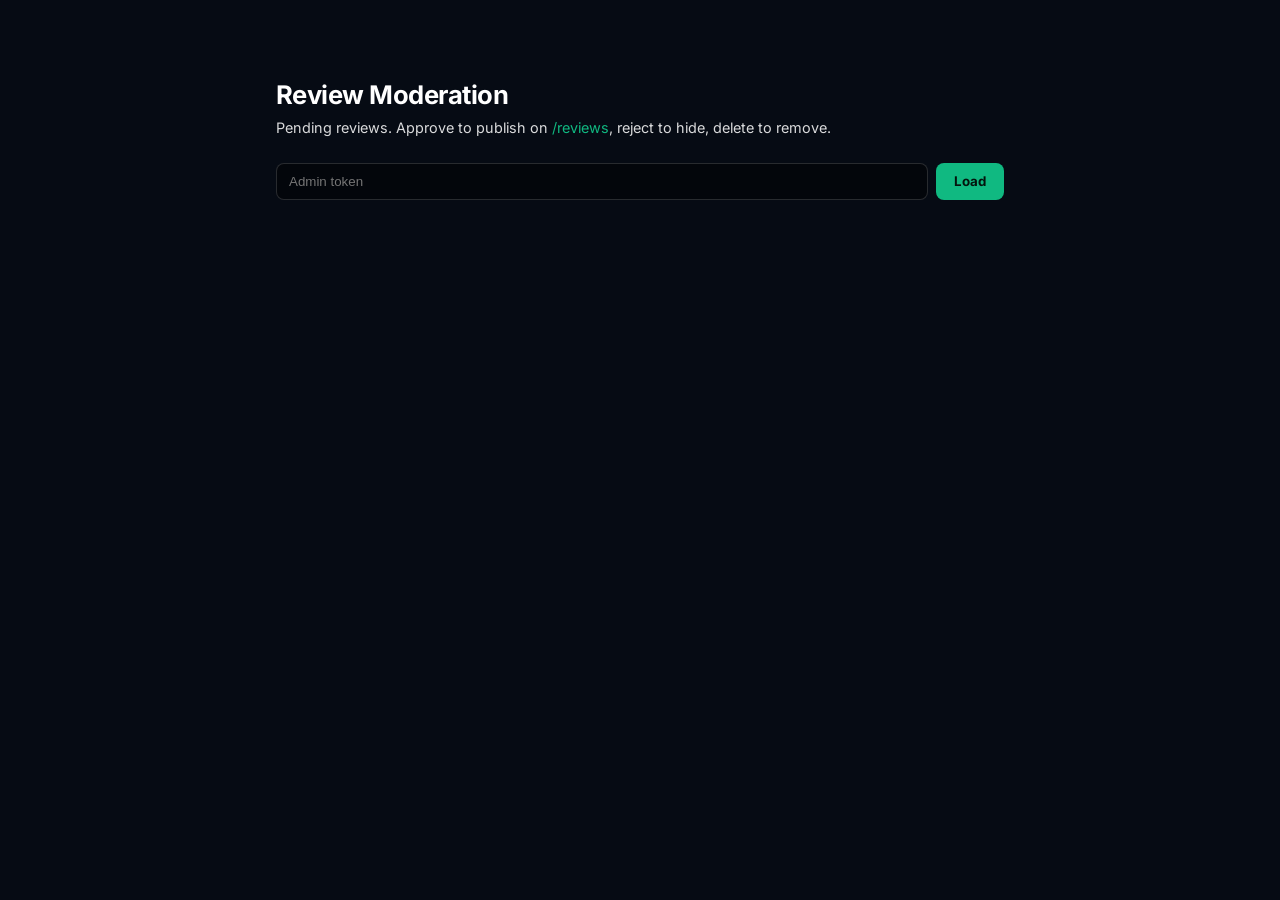
<file: admin-reviews.html>
<!DOCTYPE html>
<html lang="en-AU">
<head>
  <style>html,body{background-color:#060B14!important}</style>
  <meta charset="UTF-8">
  <meta name="viewport" content="width=device-width, initial-scale=1.0">
  <title>Review Moderation — Riyo Studio</title>
  <meta name="robots" content="noindex, nofollow">
  <meta name="theme-color" content="#060B14">
  <meta name="color-scheme" content="dark">
  <link rel="stylesheet" href="style.css?v=41b92c2f">
  <style>
    .adm { max-width: 760px; margin: 0 auto; padding: 80px 16px; }
    .adm h1 { color: var(--text-main); font-size: 1.6rem; margin: 0 0 0.4rem; }
    .adm p.sub { color: var(--text-dim); margin: 0 0 1.5rem; font-size: 0.9rem; }
    .adm .bar { display: flex; gap: 8px; margin-bottom: 1.5rem; }
    .adm input { flex: 1; background: rgba(0,0,0,0.45); border: 1px solid rgba(255,255,255,0.15); color: #fff; padding: 10px 12px; border-radius: 8px; outline: none; }
    .adm button { background: #10B981; color: #04140d; font-weight: 700; border: none; padding: 10px 18px; border-radius: 8px; cursor: pointer; }
    .adm .item { background: rgba(16,20,30,0.6); border: 1px solid rgba(255,255,255,0.08); border-radius: 12px; padding: 1.1rem 1.25rem; margin-bottom: 12px; }
    .adm .stars { color: #f5b301; }
    .adm .body { color: var(--text-main); line-height: 1.55; margin: 0.5rem 0 0.75rem; white-space: pre-wrap; word-wrap: break-word; }
    .adm .meta { color: var(--text-dim); font-size: 0.8rem; margin-bottom: 0.75rem; }
    .adm .acts { display: flex; gap: 8px; }
    .adm .acts button { padding: 7px 14px; font-size: 0.82rem; font-weight: 600; }
    .adm .approve { background: #10B981; color: #04140d; }
    .adm .reject { background: transparent; color: #fbbf24; border: 1px solid rgba(251,191,36,0.4); }
    .adm .delete { background: transparent; color: #f87171; border: 1px solid rgba(248,113,113,0.4); }
    .adm .msg { color: var(--text-dim); padding: 1.5rem 0; }
  </style>
</head>
<body>
  <div class="adm">
    <h1>Review Moderation</h1>
    <p class="sub">Pending reviews. Approve to publish on <a href="/reviews" style="color:var(--accent);">/reviews</a>, reject to hide, delete to remove.</p>
    <div class="bar">
      <input id="adm-token" type="password" placeholder="Admin token" aria-label="Admin token" autocomplete="off">
      <button id="adm-load">Load</button>
    </div>
    <div id="adm-list"></div>
  </div>
  <script src="admin-reviews.js?v=0d029113"></script>
</body>
</html>
</file>
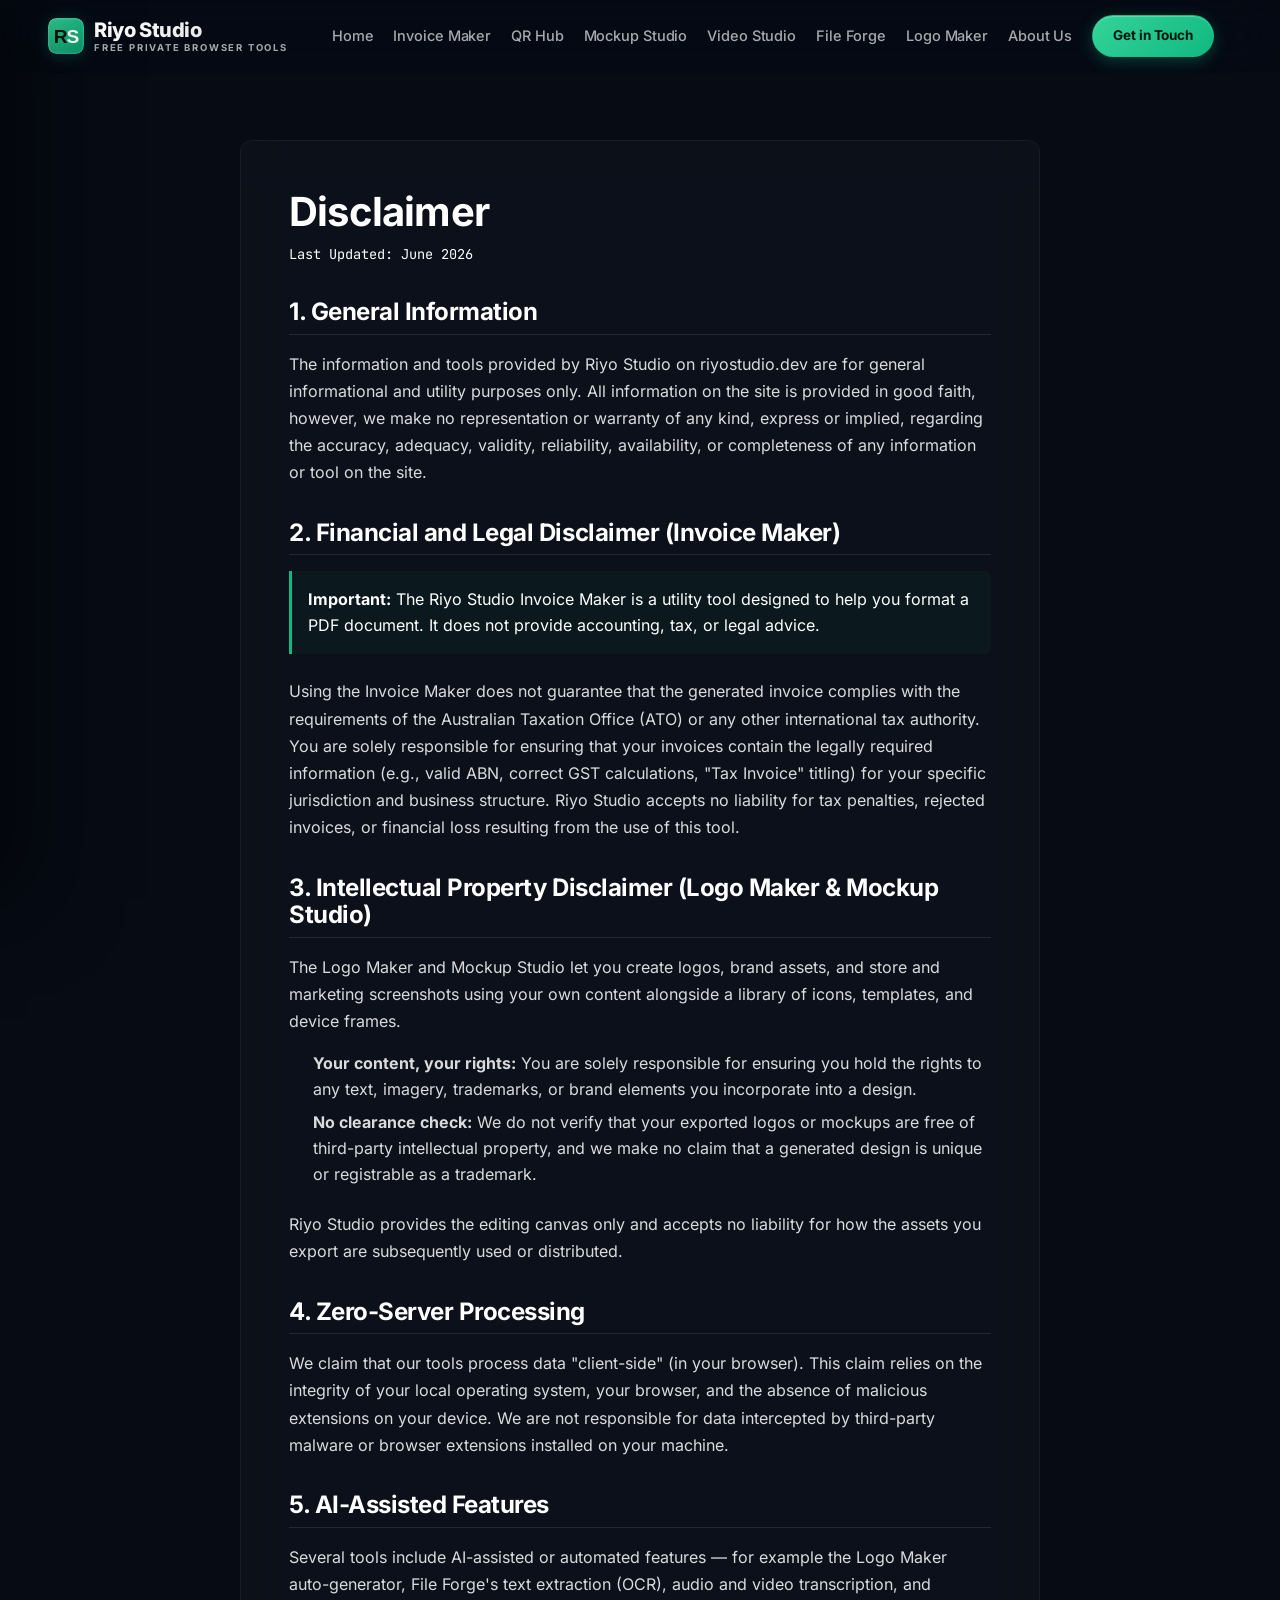
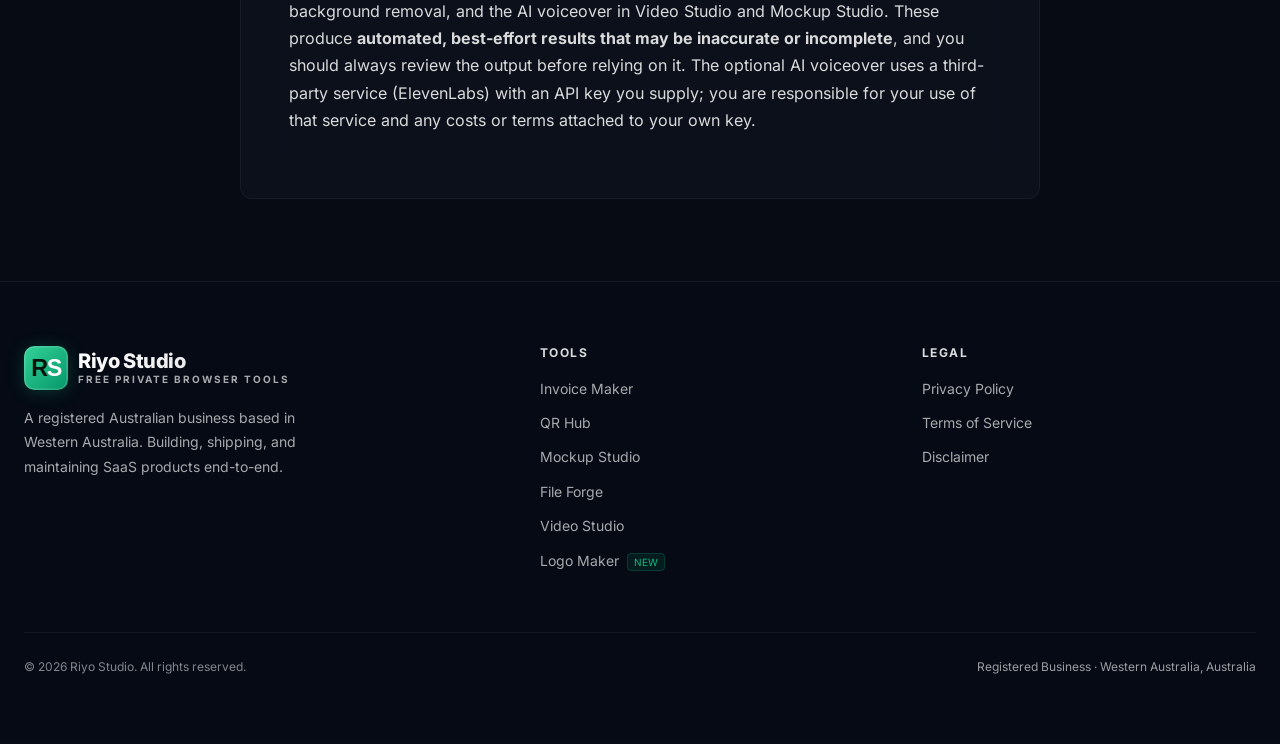
<file: disclaimer.html>
<!DOCTYPE html>
<html lang="en-AU">
<head>

  <style>html,body{background-color:#060B14!important}</style>
  <meta charset="UTF-8">
  <meta name="viewport" content="width=device-width, initial-scale=1.0, maximum-scale=1.0, user-scalable=no, viewport-fit=cover">
  <title>Disclaimer — Riyo Studio</title>
  
  <meta name="theme-color" content="#060B14">
  <meta name="color-scheme" content="dark">


  <link rel="manifest" href="manifest.json">
  <link rel="icon" type="image/svg+xml" href="assets/icon.svg?v=2">
  <link rel="apple-touch-icon" href="assets/icon.svg?v=2">
  <link rel="stylesheet" href="style.css?v=41b92c2f">

  <style>
    .legal-content h1 { color: var(--text-main); margin-bottom: 0.5rem; font-size: 2.5rem; }
    .legal-content h2 { color: var(--text-main); margin-top: 2rem; margin-bottom: 1rem; border-bottom: 1px solid rgba(255,255,255,0.1); padding-bottom: 0.5rem; }
    .legal-content h3 { color: var(--text-main); margin-top: 1.5rem; margin-bottom: 0.5rem; }
    .legal-content p { margin-bottom: 1rem; color: var(--text-dim); line-height: 1.7; }
    .legal-content ul { margin-bottom: 1.5rem; padding-left: 1.5rem; color: var(--text-dim); }
    .legal-content li { margin-bottom: 0.5rem; line-height: 1.6; }
    .legal-content .highlight-box { background: rgba(16,185,129,0.05); border-left: 3px solid var(--accent); padding: 1rem; margin-bottom: 1.5rem; border-radius: 0 6px 6px 0; }
    .footer-col h2 { font-size: 12px !important; font-weight: 700; color: var(--text-dim); text-transform: uppercase; letter-spacing: 1.5px; margin-bottom: 18px; }
  </style>
</head>
<body>
  <!-- Interactive Background Canvas -->
  <canvas id="quantum-field"></canvas>

  <!-- Navigation -->
  <nav class="nav" id="main-nav">
    <div class="nav-inner">
      <a href="/" class="nav-brand" aria-label="Riyo Studio home">
        <img src="assets/icon.svg?v=2" alt="Riyo Studio Logo" class="nav-brand-icon-img" width="32" height="32" style="border-radius: 8px; display: block; object-fit: contain;">
        <div class="nav-brand-text">
          <span class="nav-brand-name">Riyo Studio</span>
          <span class="nav-brand-tag">Free Private Browser Tools</span>
        </div>
      </a>

      <div class="nav-links">
        <a href="/" class="nav-link">Home</a>
        <a href="/invoice" class="nav-link">Invoice Maker</a>
        <a href="/qr" class="nav-link">QR Hub</a>
        <a href="/scanner" class="nav-link">Mockup Studio</a>
        <a href="/video" class="nav-link">Video Studio</a>
        <a href="/forge" class="nav-link">File Forge</a>
          <a href="/logo" class="nav-link">Logo Maker</a>
        <a href="/#about" class="nav-link">About Us</a>
          <a href="/#contact" class="nav-cta-btn">Get in Touch</a>
        </div>
      </div>
    </div>
  </nav>

  <main class="legal-main" style="padding-top: 140px; padding-bottom: 80px; min-height: calc(100vh - 300px); position: relative; z-index: 10;">
    <div class="container legal-content" style="max-width: 800px; margin: 0 auto; background: rgba(16, 20, 30, 0.6); padding: 3rem; border-radius: 12px; border: 1px solid rgba(255,255,255,0.05); backdrop-filter: blur(20px);">

      <h1>Disclaimer</h1>
      <p style="font-family: 'JetBrains Mono', monospace; font-size: 0.85rem; color: var(--brand-accent);">Last Updated: June 2026</p>

      <h2>1. General Information</h2>
      <p>The information and tools provided by Riyo Studio on riyostudio.dev are for general informational and utility purposes only. All information on the site is provided in good faith, however, we make no representation or warranty of any kind, express or implied, regarding the accuracy, adequacy, validity, reliability, availability, or completeness of any information or tool on the site.</p>

      <h2>2. Financial and Legal Disclaimer (Invoice Maker)</h2>
      <div class="highlight-box">
        <strong>Important:</strong> The Riyo Studio Invoice Maker is a utility tool designed to help you format a PDF document. It does not provide accounting, tax, or legal advice.
      </div>
      <p>Using the Invoice Maker does not guarantee that the generated invoice complies with the requirements of the Australian Taxation Office (ATO) or any other international tax authority. You are solely responsible for ensuring that your invoices contain the legally required information (e.g., valid ABN, correct GST calculations, "Tax Invoice" titling) for your specific jurisdiction and business structure. Riyo Studio accepts no liability for tax penalties, rejected invoices, or financial loss resulting from the use of this tool.</p>

      <h2>3. Intellectual Property Disclaimer (Logo Maker &amp; Mockup Studio)</h2>
      <p>The Logo Maker and Mockup Studio let you create logos, brand assets, and store and marketing screenshots using your own content alongside a library of icons, templates, and device frames.</p>
      <ul>
        <li><strong>Your content, your rights:</strong> You are solely responsible for ensuring you hold the rights to any text, imagery, trademarks, or brand elements you incorporate into a design.</li>
        <li><strong>No clearance check:</strong> We do not verify that your exported logos or mockups are free of third-party intellectual property, and we make no claim that a generated design is unique or registrable as a trademark.</li>
      </ul>
      <p>Riyo Studio provides the editing canvas only and accepts no liability for how the assets you export are subsequently used or distributed.</p>

      <h2>4. Zero-Server Processing</h2>
      <p>We claim that our tools process data "client-side" (in your browser). This claim relies on the integrity of your local operating system, your browser, and the absence of malicious extensions on your device. We are not responsible for data intercepted by third-party malware or browser extensions installed on your machine.</p>

      <h2>5. AI-Assisted Features</h2>
      <p>Several tools include AI-assisted or automated features — for example the Logo Maker auto-generator, File Forge's text extraction (OCR), audio and video transcription, and background removal, and the AI voiceover in Video Studio and Mockup Studio. These produce <strong>automated, best-effort results that may be inaccurate or incomplete</strong>, and you should always review the output before relying on it. The optional AI voiceover uses a third-party service (ElevenLabs) with an API key you supply; you are responsible for your use of that service and any costs or terms attached to your own key.</p>

    </div>
  </main>
  <!-- Footer -->
    
  <footer class="footer" id="footer" style="position: relative; z-index: 10;">
    <div class="container">
      <div class="footer-grid">
        <div class="footer-brand">
          <a href="/" class="nav-brand" aria-label="Riyo Studio home">
            <img src="assets/icon.svg?v=2" alt="Riyo Studio Logo" class="nav-brand-icon-img" width="32" height="32" style="border-radius: 8px; display: block; object-fit: contain;">
            <div class="nav-brand-text">
              <span class="nav-brand-name">Riyo Studio</span>
              <span class="nav-brand-tag">Free Private Browser Tools</span>
            </div>
          </a>
          <p>
            A registered Australian business based in Western Australia. Building, shipping, and maintaining SaaS products end-to-end.
          </p>
        </div>

        <div class="footer-col">
          <h2>Tools</h2>
          <a href="/invoice">Invoice Maker</a>
          <a href="/qr">QR Hub</a>
          <a href="/scanner">Mockup Studio</a>
          <a href="/forge">File Forge</a>
          <a href="/video">Video Studio</a>
            <a href="/logo">Logo Maker <span style="font-size: 10px; background: rgba(16,185,129,0.1); color: #10B981; padding: 2px 6px; border-radius: 4px; margin-left: 4px; border: 1px solid rgba(16,185,129,0.2);">NEW</span></a>
        </div>

        <div class="footer-col">
          <h2>Legal</h2>
          <a href="/privacy">Privacy Policy</a>
          <a href="/terms">Terms of Service</a>
          <a href="/disclaimer">Disclaimer</a>
        </div>
      </div>

      <div class="footer-divider"></div>

      <div class="footer-bottom">
        <span class="footer-copy">© 2026 Riyo Studio. All rights reserved.</span>
        <div class="footer-legal">
          <span style="font-size: 12px; color: rgba(255,255,255,0.6);">Registered Business · Western Australia, Australia</span>
        </div>
      </div>
    </div>
  </footer>
  

  <!-- Custom Cursor -->
  <div class="custom-cursor-dot" id="cursor-dot"></div>
  <div class="custom-cursor-ring" id="cursor-ring"></div>

  <!-- Command Palette -->
  <div class="cmd-palette-overlay" id="cmd-palette">
    <div class="cmd-palette-modal">
      <div class="cmd-palette-header">
        <span class="cmd-prompt">></span>
        <input type="text" id="cmd-input" placeholder="Type a command or search..." autocomplete="off" aria-label="Search system commands">
        <span class="cmd-shortcut">ESC</span>
      </div>
      <div class="cmd-palette-body">
        <div class="cmd-group">Navigation</div>
        <button class="cmd-option" data-action="navigate" data-target="/">Go to Home</button>
        <button class="cmd-option" data-action="navigate" data-target="/invoice">Launch Invoice Maker</button>
        <button class="cmd-option" data-action="navigate" data-target="/qr">Launch QR Hub</button>
        <button class="cmd-option" data-action="navigate" data-target="/scanner">Launch Mockup Studio</button>
        <button class="cmd-option" data-action="navigate" data-target="/forge">Launch File Forge</button>
      </div>
    </div>
  </div>

  <script src="nav.js?v=646e34c0"></script>
  <script src="script.js?v=a28b2208"></script>
</body>
</html>
</file>
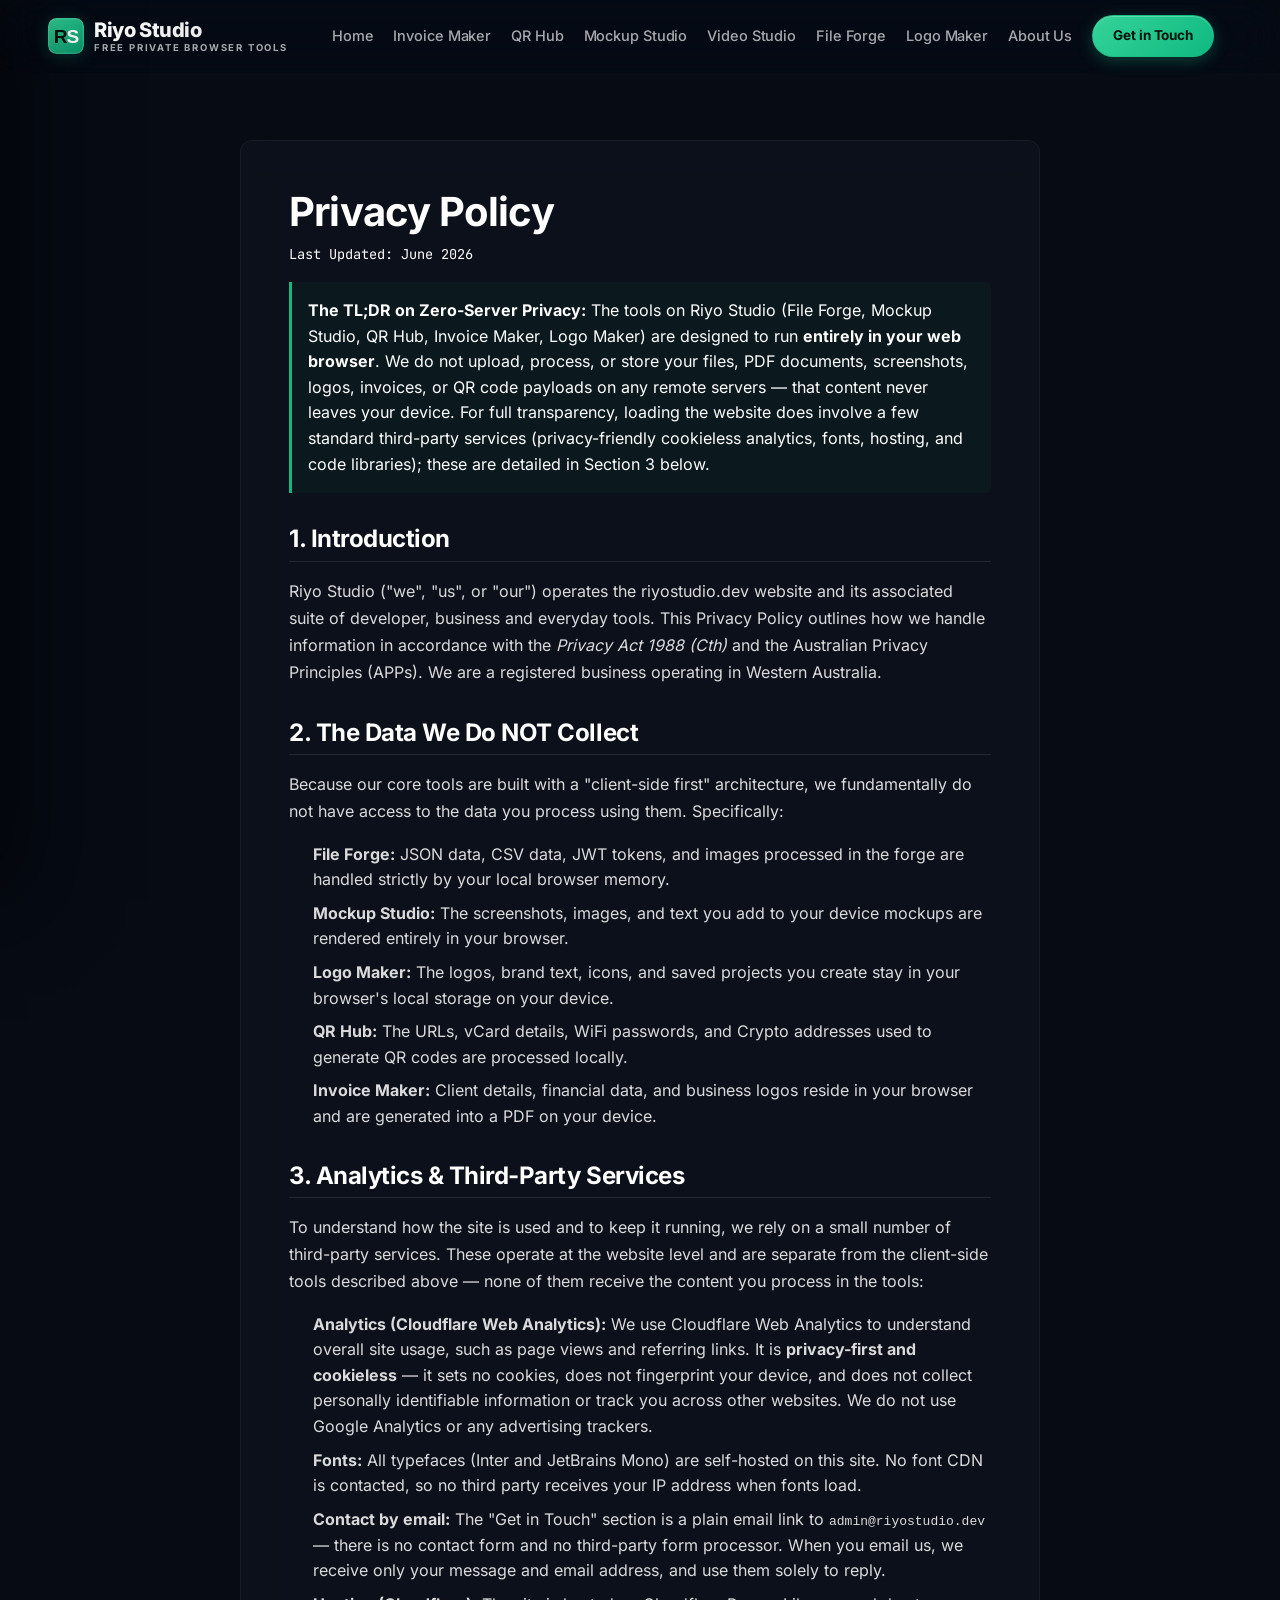
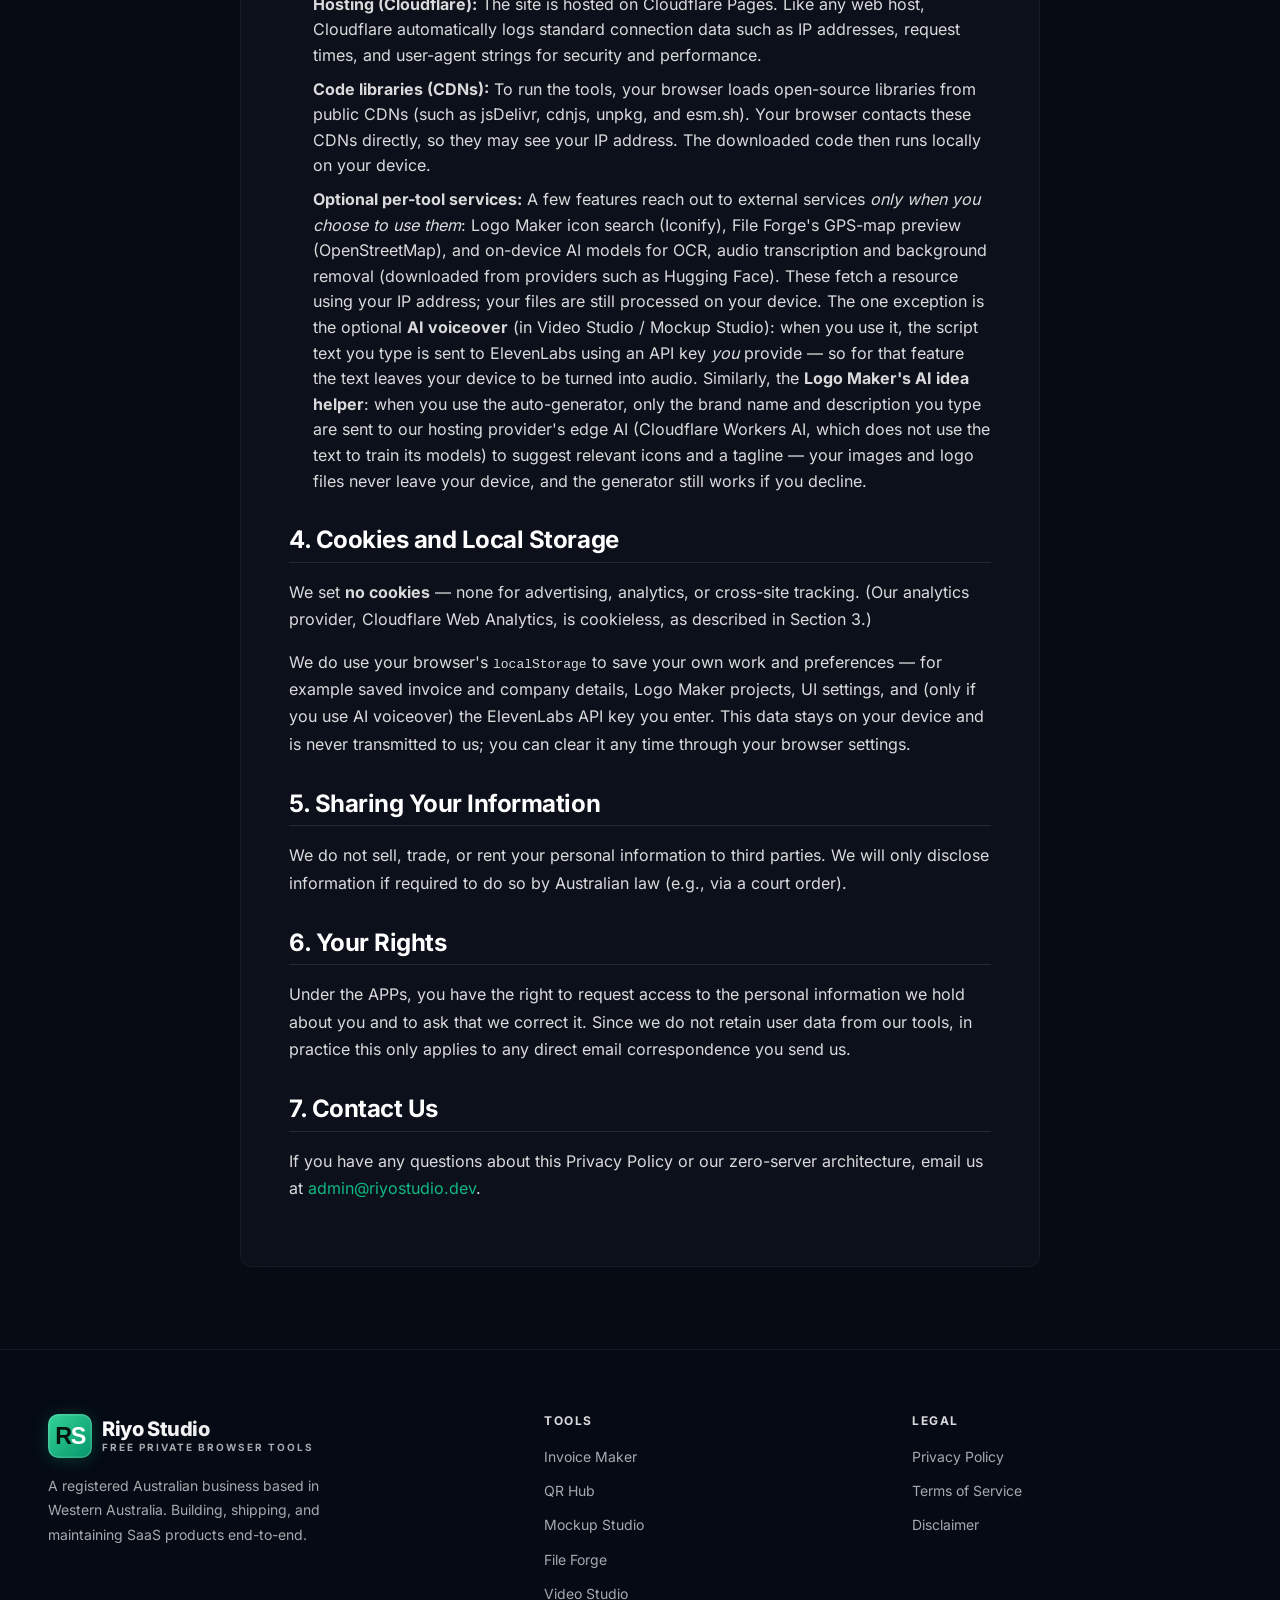
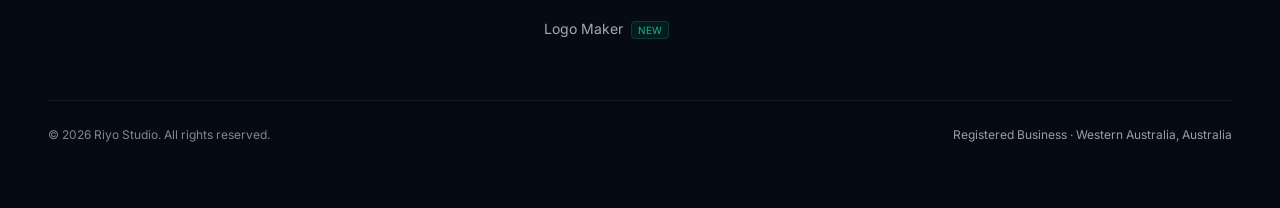
<file: privacy.html>
<!DOCTYPE html>
<html lang="en-AU">
<head>

  <style>html,body{background-color:#060B14!important}</style>
  <meta charset="UTF-8">
  <meta name="viewport" content="width=device-width, initial-scale=1.0, maximum-scale=1.0, user-scalable=no, viewport-fit=cover">
  <title>Privacy Policy — Riyo Studio</title>
  
  <meta name="theme-color" content="#060B14">
  <meta name="color-scheme" content="dark">


  <link rel="manifest" href="manifest.json">
  <link rel="icon" type="image/svg+xml" href="assets/icon.svg?v=2">
  <link rel="apple-touch-icon" href="assets/icon.svg?v=2">
  <link rel="stylesheet" href="style.css?v=41b92c2f">

  <style>
    .legal-content h1 { color: var(--text-main); margin-bottom: 0.5rem; font-size: 2.5rem; }
    .legal-content h2 { color: var(--text-main); margin-top: 2rem; margin-bottom: 1rem; border-bottom: 1px solid rgba(255,255,255,0.1); padding-bottom: 0.5rem; }
    .legal-content h3 { color: var(--text-main); margin-top: 1.5rem; margin-bottom: 0.5rem; }
    .legal-content p { margin-bottom: 1rem; color: var(--text-dim); line-height: 1.7; }
    .legal-content ul { margin-bottom: 1.5rem; padding-left: 1.5rem; color: var(--text-dim); }
    .legal-content li { margin-bottom: 0.5rem; line-height: 1.6; }
    .legal-content .highlight-box { background: rgba(16,185,129,0.05); border-left: 3px solid var(--accent); padding: 1rem; margin-bottom: 1.5rem; border-radius: 0 6px 6px 0; }
    .footer-col h2 { font-size: 12px !important; font-weight: 700; color: var(--text-dim); text-transform: uppercase; letter-spacing: 1.5px; margin-bottom: 18px; }
  </style>
</head>
<body>
  <!-- Interactive Background Canvas -->
  <canvas id="quantum-field"></canvas>

  <!-- Navigation -->
  <nav class="nav" id="main-nav">
    <div class="nav-inner">
      <a href="/" class="nav-brand" aria-label="Riyo Studio home">
        <img src="assets/icon.svg?v=2" alt="Riyo Studio Logo" class="nav-brand-icon-img" width="32" height="32" style="border-radius: 8px; display: block; object-fit: contain;">
        <div class="nav-brand-text">
          <span class="nav-brand-name">Riyo Studio</span>
          <span class="nav-brand-tag">Free Private Browser Tools</span>
        </div>
      </a>

      <div class="nav-links">
        <a href="/" class="nav-link">Home</a>
        <a href="/invoice" class="nav-link">Invoice Maker</a>
        <a href="/qr" class="nav-link">QR Hub</a>
        <a href="/scanner" class="nav-link">Mockup Studio</a>
        <a href="/video" class="nav-link">Video Studio</a>
        <a href="/forge" class="nav-link">File Forge</a>
          <a href="/logo" class="nav-link">Logo Maker</a>
        <a href="/#about" class="nav-link">About Us</a>
          <a href="/#contact" class="nav-cta-btn">Get in Touch</a>
        </div>
      </div>
    </div>
  </nav>

  <main class="legal-main" style="padding-top: 140px; padding-bottom: 80px; min-height: calc(100vh - 300px); position: relative; z-index: 10;">
    <div class="container legal-content" style="max-width: 800px; margin: 0 auto; background: rgba(16, 20, 30, 0.6); padding: 3rem; border-radius: 12px; border: 1px solid rgba(255,255,255,0.05); backdrop-filter: blur(20px);">

      <h1>Privacy Policy</h1>
      <p style="font-family: 'JetBrains Mono', monospace; font-size: 0.85rem; color: var(--brand-accent);">Last Updated: June 2026</p>

      <div class="highlight-box">
        <strong>The TL;DR on Zero-Server Privacy:</strong> The tools on Riyo Studio (File Forge, Mockup Studio, QR Hub, Invoice Maker, Logo Maker) are designed to run <strong>entirely in your web browser</strong>. We do not upload, process, or store your files, PDF documents, screenshots, logos, invoices, or QR code payloads on any remote servers — that content never leaves your device. For full transparency, loading the website does involve a few standard third-party services (privacy-friendly cookieless analytics, fonts, hosting, and code libraries); these are detailed in Section&nbsp;3 below.
      </div>

      <h2>1. Introduction</h2>
      <p>Riyo Studio ("we", "us", or "our") operates the riyostudio.dev website and its associated suite of developer, business and everyday tools. This Privacy Policy outlines how we handle information in accordance with the <em>Privacy Act 1988 (Cth)</em> and the Australian Privacy Principles (APPs). We are a registered business operating in Western Australia.</p>

      <h2>2. The Data We Do NOT Collect</h2>
      <p>Because our core tools are built with a "client-side first" architecture, we fundamentally do not have access to the data you process using them. Specifically:</p>
      <ul>
        <li><strong>File Forge:</strong> JSON data, CSV data, JWT tokens, and images processed in the forge are handled strictly by your local browser memory.</li>
        <li><strong>Mockup Studio:</strong> The screenshots, images, and text you add to your device mockups are rendered entirely in your browser.</li>
        <li><strong>Logo Maker:</strong> The logos, brand text, icons, and saved projects you create stay in your browser's local storage on your device.</li>
        <li><strong>QR Hub:</strong> The URLs, vCard details, WiFi passwords, and Crypto addresses used to generate QR codes are processed locally.</li>
        <li><strong>Invoice Maker:</strong> Client details, financial data, and business logos reside in your browser and are generated into a PDF on your device.</li>
      </ul>

      <h2>3. Analytics &amp; Third-Party Services</h2>
      <p>To understand how the site is used and to keep it running, we rely on a small number of third-party services. These operate at the website level and are separate from the client-side tools described above — none of them receive the content you process in the tools:</p>
      <ul>
        <li><strong>Analytics (Cloudflare Web Analytics):</strong> We use Cloudflare Web Analytics to understand overall site usage, such as page views and referring links. It is <strong>privacy-first and cookieless</strong> — it sets no cookies, does not fingerprint your device, and does not collect personally identifiable information or track you across other websites. We do not use Google Analytics or any advertising trackers.</li>
        <li><strong>Fonts:</strong> All typefaces (Inter and JetBrains Mono) are self-hosted on this site. No font CDN is contacted, so no third party receives your IP address when fonts load.</li>
        <li><strong>Contact by email:</strong> The "Get in Touch" section is a plain email link to <code>admin@riyostudio.dev</code> — there is no contact form and no third-party form processor. When you email us, we receive only your message and email address, and use them solely to reply.</li>
        <li><strong>Hosting (Cloudflare):</strong> The site is hosted on Cloudflare Pages. Like any web host, Cloudflare automatically logs standard connection data such as IP addresses, request times, and user-agent strings for security and performance.</li>
        <li><strong>Code libraries (CDNs):</strong> To run the tools, your browser loads open-source libraries from public CDNs (such as jsDelivr, cdnjs, unpkg, and esm.sh). Your browser contacts these CDNs directly, so they may see your IP address. The downloaded code then runs locally on your device.</li>
        <li><strong>Optional per-tool services:</strong> A few features reach out to external services <em>only when you choose to use them</em>: Logo Maker icon search (Iconify), File Forge's GPS-map preview (OpenStreetMap), and on-device AI models for OCR, audio transcription and background removal (downloaded from providers such as Hugging&nbsp;Face). These fetch a resource using your IP address; your files are still processed on your device. The one exception is the optional <strong>AI voiceover</strong> (in Video Studio / Mockup Studio): when you use it, the script text you type is sent to ElevenLabs using an API key <em>you</em> provide — so for that feature the text leaves your device to be turned into audio. Similarly, the <strong>Logo Maker's AI idea helper</strong>: when you use the auto-generator, only the brand name and description you type are sent to our hosting provider's edge AI (Cloudflare Workers AI, which does not use the text to train its models) to suggest relevant icons and a tagline — your images and logo files never leave your device, and the generator still works if you decline.</li>
      </ul>

      <h2>4. Cookies and Local Storage</h2>
      <p>We set <strong>no cookies</strong> — none for advertising, analytics, or cross-site tracking. (Our analytics provider, Cloudflare Web Analytics, is cookieless, as described in Section&nbsp;3.)</p>
      <p>We do use your browser's <code>localStorage</code> to save your own work and preferences — for example saved invoice and company details, Logo Maker projects, UI settings, and (only if you use AI voiceover) the ElevenLabs API key you enter. This data stays on your device and is never transmitted to us; you can clear it any time through your browser settings.</p>

      <h2>5. Sharing Your Information</h2>
      <p>We do not sell, trade, or rent your personal information to third parties. We will only disclose information if required to do so by Australian law (e.g., via a court order).</p>

      <h2>6. Your Rights</h2>
      <p>Under the APPs, you have the right to request access to the personal information we hold about you and to ask that we correct it. Since we do not retain user data from our tools, in practice this only applies to any direct email correspondence you send us.</p>

      <h2>7. Contact Us</h2>
      <p>If you have any questions about this Privacy Policy or our zero-server architecture, email us at <a href="mailto:admin@riyostudio.dev" style="color: var(--accent);">admin@riyostudio.dev</a>.</p>

    </div>
  </main>
  <!-- Footer -->
    
  <footer class="footer" id="footer" style="position: relative; z-index: 10;">
    <div class="container fluid">
      <div class="footer-grid">
        <div class="footer-brand">
          <a href="/" class="nav-brand" aria-label="Riyo Studio home">
            <img src="assets/icon.svg?v=2" alt="Riyo Studio Logo" class="nav-brand-icon-img" width="32" height="32" style="border-radius: 8px; display: block; object-fit: contain;">
            <div class="nav-brand-text">
              <span class="nav-brand-name">Riyo Studio</span>
              <span class="nav-brand-tag">Free Private Browser Tools</span>
            </div>
          </a>
          <p>
            A registered Australian business based in Western Australia. Building, shipping, and maintaining SaaS products end-to-end.
          </p>
        </div>

        <div class="footer-col">
          <h2>Tools</h2>
          <a href="/invoice">Invoice Maker</a>
          <a href="/qr">QR Hub</a>
          <a href="/scanner">Mockup Studio</a>
          <a href="/forge">File Forge</a>
          <a href="/video">Video Studio</a>
            <a href="/logo">Logo Maker <span style="font-size: 10px; background: rgba(16,185,129,0.1); color: #10B981; padding: 2px 6px; border-radius: 4px; margin-left: 4px; border: 1px solid rgba(16,185,129,0.2);">NEW</span></a>
        </div>

        <div class="footer-col">
          <h2>Legal</h2>
          <a href="/privacy">Privacy Policy</a>
          <a href="/terms">Terms of Service</a>
          <a href="/disclaimer">Disclaimer</a>
        </div>
      </div>

      <div class="footer-divider"></div>

      <div class="footer-bottom">
        <span class="footer-copy">© 2026 Riyo Studio. All rights reserved.</span>
        <div class="footer-legal">
          <span style="font-size: 12px; color: rgba(255,255,255,0.6);">Registered Business · Western Australia, Australia</span>
        </div>
      </div>
    </div>
  </footer>
  

  <!-- Command Palette -->
  <div class="cmd-palette-overlay" id="cmd-palette">
    <div class="cmd-palette-modal">
      <div class="cmd-palette-header">
        <span class="cmd-prompt">></span>
        <input type="text" id="cmd-input" placeholder="Type a command or search..." autocomplete="off" aria-label="Search system commands">
        <span class="cmd-shortcut">ESC</span>
      </div>
      <div class="cmd-palette-body">
        <div class="cmd-group">Navigation</div>
        <button class="cmd-option" data-action="navigate" data-target="/">Go to Home</button>
        <button class="cmd-option" data-action="navigate" data-target="/invoice">Launch Invoice Maker</button>
        <button class="cmd-option" data-action="navigate" data-target="/qr">Launch QR Hub</button>
        <button class="cmd-option" data-action="navigate" data-target="/scanner">Launch Mockup Studio</button>
        <button class="cmd-option" data-action="navigate" data-target="/forge">Launch File Forge</button>
      </div>
    </div>
  </div>

  <script src="nav.js?v=646e34c0"></script>
  <script src="script.js?v=a28b2208"></script>
</body>
</html>
</file>
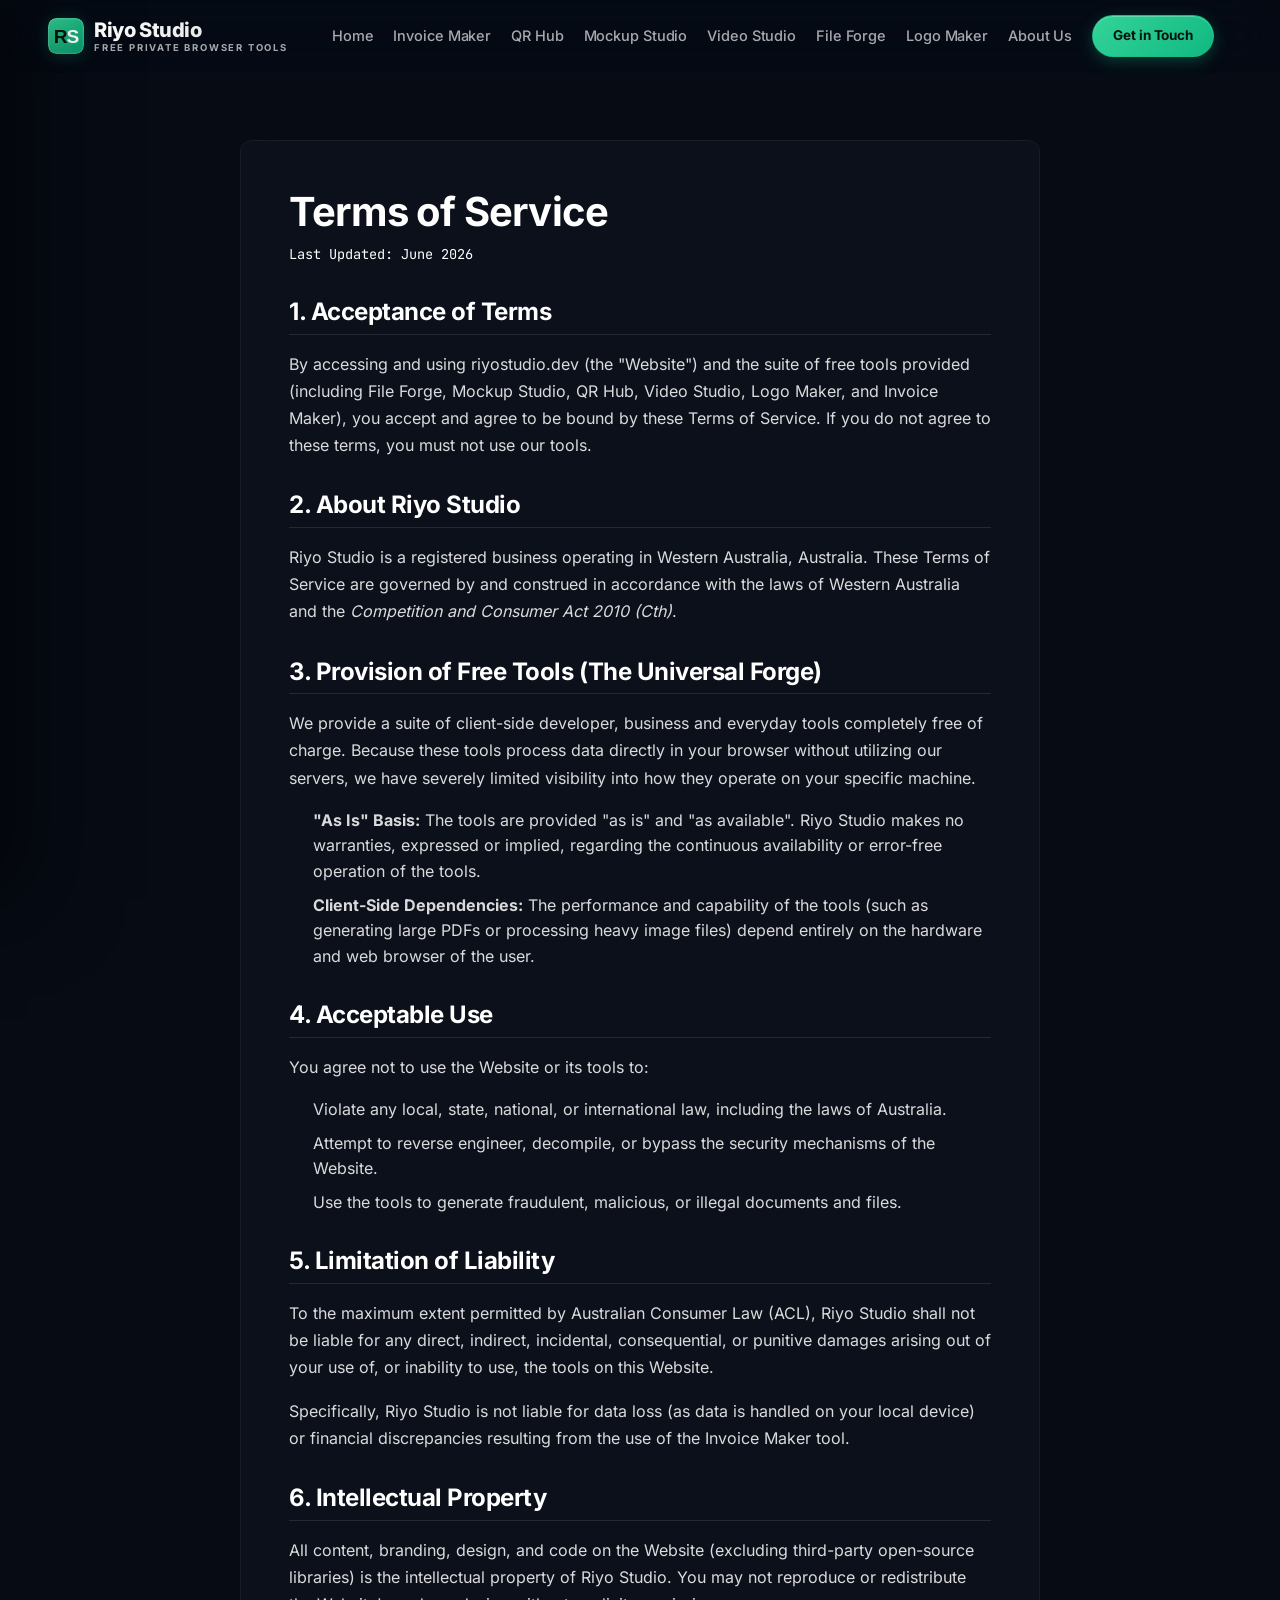
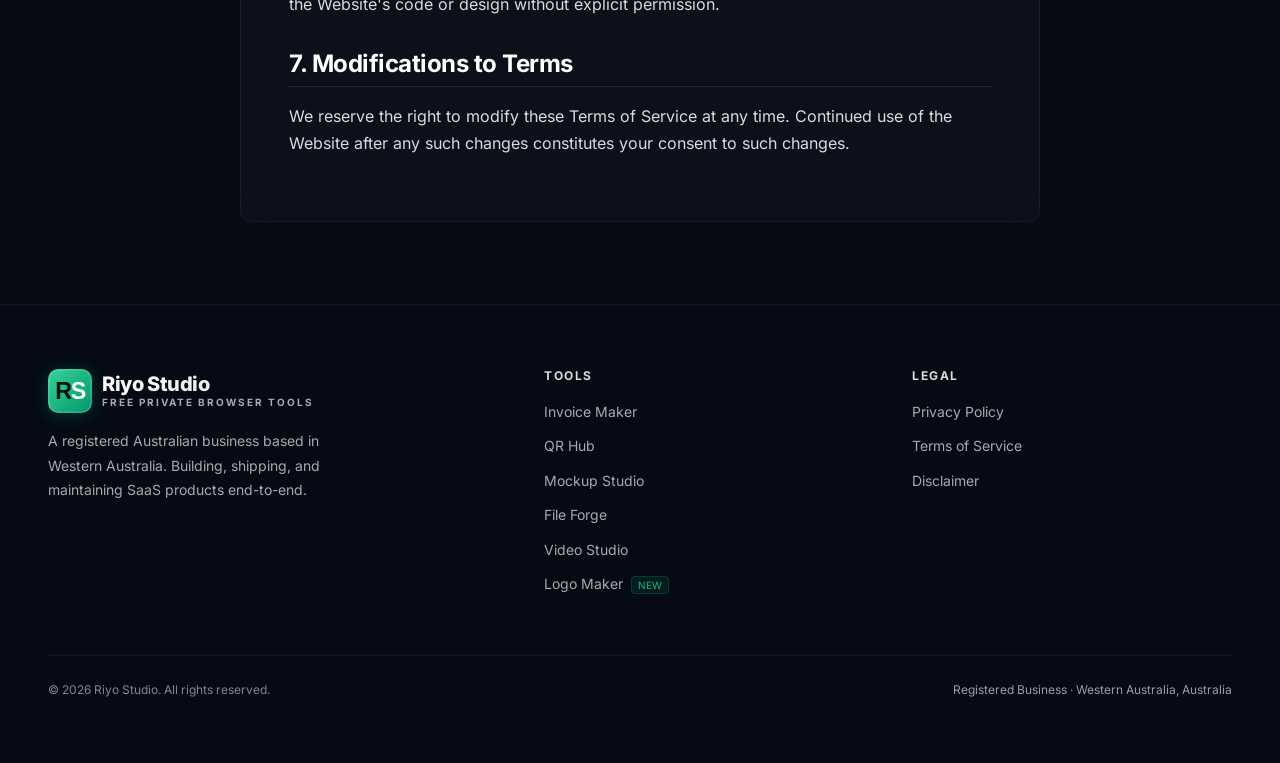
<file: terms.html>
<!DOCTYPE html>
<html lang="en-AU">
<head>

  <style>html,body{background-color:#060B14!important}</style>
  <meta charset="UTF-8">
  <meta name="viewport" content="width=device-width, initial-scale=1.0, maximum-scale=1.0, user-scalable=no, viewport-fit=cover">
  <title>Terms of Service — Riyo Studio</title>
  
  <meta name="theme-color" content="#060B14">
  <meta name="color-scheme" content="dark">


  <link rel="manifest" href="manifest.json">
  <link rel="icon" type="image/svg+xml" href="assets/icon.svg?v=2">
  <link rel="apple-touch-icon" href="assets/icon.svg?v=2">
  <link rel="stylesheet" href="style.css?v=41b92c2f">

  <style>
    .legal-content h1 { color: var(--text-main); margin-bottom: 0.5rem; font-size: 2.5rem; }
    .legal-content h2 { color: var(--text-main); margin-top: 2rem; margin-bottom: 1rem; border-bottom: 1px solid rgba(255,255,255,0.1); padding-bottom: 0.5rem; }
    .legal-content h3 { color: var(--text-main); margin-top: 1.5rem; margin-bottom: 0.5rem; }
    .legal-content p { margin-bottom: 1rem; color: var(--text-dim); line-height: 1.7; }
    .legal-content ul { margin-bottom: 1.5rem; padding-left: 1.5rem; color: var(--text-dim); }
    .legal-content li { margin-bottom: 0.5rem; line-height: 1.6; }
    .legal-content .highlight-box { background: rgba(16,185,129,0.05); border-left: 3px solid var(--accent); padding: 1rem; margin-bottom: 1.5rem; border-radius: 0 6px 6px 0; }
    .footer-col h2 { font-size: 12px !important; font-weight: 700; color: var(--text-dim); text-transform: uppercase; letter-spacing: 1.5px; margin-bottom: 18px; }
  </style>
</head>
<body>
  <!-- Interactive Background Canvas -->
  <canvas id="quantum-field"></canvas>

  <!-- Navigation -->
  <nav class="nav" id="main-nav">
    <div class="nav-inner">
      <a href="/" class="nav-brand" aria-label="Riyo Studio home">
        <img src="assets/icon.svg?v=2" alt="Riyo Studio Logo" class="nav-brand-icon-img" width="32" height="32" style="border-radius: 8px; display: block; object-fit: contain;">
        <div class="nav-brand-text">
          <span class="nav-brand-name">Riyo Studio</span>
          <span class="nav-brand-tag">Free Private Browser Tools</span>
        </div>
      </a>

      <div class="nav-links">
        <a href="/" class="nav-link">Home</a>
        <a href="/invoice" class="nav-link">Invoice Maker</a>
        <a href="/qr" class="nav-link">QR Hub</a>
        <a href="/scanner" class="nav-link">Mockup Studio</a>
        <a href="/video" class="nav-link">Video Studio</a>
        <a href="/forge" class="nav-link">File Forge</a>
          <a href="/logo" class="nav-link">Logo Maker</a>
        <a href="/#about" class="nav-link">About Us</a>
          <a href="/#contact" class="nav-cta-btn">Get in Touch</a>
        </div>
      </div>
    </div>
  </nav>

  <main class="legal-main" style="padding-top: 140px; padding-bottom: 80px; min-height: calc(100vh - 300px); position: relative; z-index: 10;">
    <div class="container legal-content" style="max-width: 800px; margin: 0 auto; background: rgba(16, 20, 30, 0.6); padding: 3rem; border-radius: 12px; border: 1px solid rgba(255,255,255,0.05); backdrop-filter: blur(20px);">

      <h1>Terms of Service</h1>
      <p style="font-family: 'JetBrains Mono', monospace; font-size: 0.85rem; color: var(--brand-accent);">Last Updated: June 2026</p>

      <h2>1. Acceptance of Terms</h2>
      <p>By accessing and using riyostudio.dev (the "Website") and the suite of free tools provided (including File Forge, Mockup Studio, QR Hub, Video Studio, Logo Maker, and Invoice Maker), you accept and agree to be bound by these Terms of Service. If you do not agree to these terms, you must not use our tools.</p>

      <h2>2. About Riyo Studio</h2>
      <p>Riyo Studio is a registered business operating in Western Australia, Australia. These Terms of Service are governed by and construed in accordance with the laws of Western Australia and the <em>Competition and Consumer Act 2010 (Cth)</em>.</p>

      <h2>3. Provision of Free Tools (The Universal Forge)</h2>
      <p>We provide a suite of client-side developer, business and everyday tools completely free of charge. Because these tools process data directly in your browser without utilizing our servers, we have severely limited visibility into how they operate on your specific machine.</p>
      <ul>
        <li><strong>"As Is" Basis:</strong> The tools are provided "as is" and "as available". Riyo Studio makes no warranties, expressed or implied, regarding the continuous availability or error-free operation of the tools.</li>
        <li><strong>Client-Side Dependencies:</strong> The performance and capability of the tools (such as generating large PDFs or processing heavy image files) depend entirely on the hardware and web browser of the user.</li>
      </ul>

      <h2>4. Acceptable Use</h2>
      <p>You agree not to use the Website or its tools to:</p>
      <ul>
        <li>Violate any local, state, national, or international law, including the laws of Australia.</li>
        <li>Attempt to reverse engineer, decompile, or bypass the security mechanisms of the Website.</li>
        <li>Use the tools to generate fraudulent, malicious, or illegal documents and files.</li>
      </ul>

      <h2>5. Limitation of Liability</h2>
      <p>To the maximum extent permitted by Australian Consumer Law (ACL), Riyo Studio shall not be liable for any direct, indirect, incidental, consequential, or punitive damages arising out of your use of, or inability to use, the tools on this Website.</p>
      <p>Specifically, Riyo Studio is not liable for data loss (as data is handled on your local device) or financial discrepancies resulting from the use of the Invoice Maker tool.</p>

      <h2>6. Intellectual Property</h2>
      <p>All content, branding, design, and code on the Website (excluding third-party open-source libraries) is the intellectual property of Riyo Studio. You may not reproduce or redistribute the Website's code or design without explicit permission.</p>

      <h2>7. Modifications to Terms</h2>
      <p>We reserve the right to modify these Terms of Service at any time. Continued use of the Website after any such changes constitutes your consent to such changes.</p>

    </div>
  </main>
  <!-- Footer -->
    
  <footer class="footer" id="footer" style="position: relative; z-index: 10;">
    <div class="container fluid">
      <div class="footer-grid">
        <div class="footer-brand">
          <a href="/" class="nav-brand" aria-label="Riyo Studio home">
            <img src="assets/icon.svg?v=2" alt="Riyo Studio Logo" class="nav-brand-icon-img" width="32" height="32" style="border-radius: 8px; display: block; object-fit: contain;">
            <div class="nav-brand-text">
              <span class="nav-brand-name">Riyo Studio</span>
              <span class="nav-brand-tag">Free Private Browser Tools</span>
            </div>
          </a>
          <p>
            A registered Australian business based in Western Australia. Building, shipping, and maintaining SaaS products end-to-end.
          </p>
        </div>

        <div class="footer-col">
          <h2>Tools</h2>
          <a href="/invoice">Invoice Maker</a>
          <a href="/qr">QR Hub</a>
          <a href="/scanner">Mockup Studio</a>
          <a href="/forge">File Forge</a>
          <a href="/video">Video Studio</a>
            <a href="/logo">Logo Maker <span style="font-size: 10px; background: rgba(16,185,129,0.1); color: #10B981; padding: 2px 6px; border-radius: 4px; margin-left: 4px; border: 1px solid rgba(16,185,129,0.2);">NEW</span></a>
        </div>

        <div class="footer-col">
          <h2>Legal</h2>
          <a href="/privacy">Privacy Policy</a>
          <a href="/terms">Terms of Service</a>
          <a href="/disclaimer">Disclaimer</a>
        </div>
      </div>

      <div class="footer-divider"></div>

      <div class="footer-bottom">
        <span class="footer-copy">© 2026 Riyo Studio. All rights reserved.</span>
        <div class="footer-legal">
          <span style="font-size: 12px; color: rgba(255,255,255,0.6);">Registered Business · Western Australia, Australia</span>
        </div>
      </div>
    </div>
  </footer>
  

  <!-- Command Palette -->
  <div class="cmd-palette-overlay" id="cmd-palette">
    <div class="cmd-palette-modal">
      <div class="cmd-palette-header">
        <span class="cmd-prompt">></span>
        <input type="text" id="cmd-input" placeholder="Type a command or search..." autocomplete="off" aria-label="Search system commands">
        <span class="cmd-shortcut">ESC</span>
      </div>
      <div class="cmd-palette-body">
        <div class="cmd-group">Navigation</div>
        <button class="cmd-option" data-action="navigate" data-target="/">Go to Home</button>
        <button class="cmd-option" data-action="navigate" data-target="/invoice">Launch Invoice Maker</button>
        <button class="cmd-option" data-action="navigate" data-target="/qr">Launch QR Hub</button>
        <button class="cmd-option" data-action="navigate" data-target="/scanner">Launch Mockup Studio</button>
        <button class="cmd-option" data-action="navigate" data-target="/forge">Launch File Forge</button>
      </div>
    </div>
  </div>

  <script src="nav.js?v=646e34c0"></script>
  <script src="script.js?v=a28b2208"></script>
</body>
</html>
</file>
<file: style.css>
/* Self-hosted fonts (Inter, JetBrains Mono) — no third-party requests. */
@font-face{font-family:'Inter';font-style:normal;font-weight:400;font-display:swap;src:url(assets/fonts/inter-latin-ext.woff2) format('woff2');unicode-range:U+0100-02BA, U+02BD-02C5, U+02C7-02CC, U+02CE-02D7, U+02DD-02FF, U+0304, U+0308, U+0329, U+1D00-1DBF, U+1E00-1E9F, U+1EF2-1EFF, U+2020, U+20A0-20AB, U+20AD-20C0, U+2113, U+2C60-2C7F, U+A720-A7FF;}
@font-face{font-family:'Inter';font-style:normal;font-weight:400;font-display:swap;src:url(assets/fonts/inter-latin.woff2) format('woff2');unicode-range:U+0000-00FF, U+0131, U+0152-0153, U+02BB-02BC, U+02C6, U+02DA, U+02DC, U+0304, U+0308, U+0329, U+2000-206F, U+20AC, U+2122, U+2191, U+2193, U+2212, U+2215, U+FEFF, U+FFFD;}
@font-face{font-family:'Inter';font-style:normal;font-weight:500;font-display:swap;src:url(assets/fonts/inter-latin-ext.woff2) format('woff2');unicode-range:U+0100-02BA, U+02BD-02C5, U+02C7-02CC, U+02CE-02D7, U+02DD-02FF, U+0304, U+0308, U+0329, U+1D00-1DBF, U+1E00-1E9F, U+1EF2-1EFF, U+2020, U+20A0-20AB, U+20AD-20C0, U+2113, U+2C60-2C7F, U+A720-A7FF;}
@font-face{font-family:'Inter';font-style:normal;font-weight:500;font-display:swap;src:url(assets/fonts/inter-latin.woff2) format('woff2');unicode-range:U+0000-00FF, U+0131, U+0152-0153, U+02BB-02BC, U+02C6, U+02DA, U+02DC, U+0304, U+0308, U+0329, U+2000-206F, U+20AC, U+2122, U+2191, U+2193, U+2212, U+2215, U+FEFF, U+FFFD;}
@font-face{font-family:'Inter';font-style:normal;font-weight:600;font-display:swap;src:url(assets/fonts/inter-latin-ext.woff2) format('woff2');unicode-range:U+0100-02BA, U+02BD-02C5, U+02C7-02CC, U+02CE-02D7, U+02DD-02FF, U+0304, U+0308, U+0329, U+1D00-1DBF, U+1E00-1E9F, U+1EF2-1EFF, U+2020, U+20A0-20AB, U+20AD-20C0, U+2113, U+2C60-2C7F, U+A720-A7FF;}
@font-face{font-family:'Inter';font-style:normal;font-weight:600;font-display:swap;src:url(assets/fonts/inter-latin.woff2) format('woff2');unicode-range:U+0000-00FF, U+0131, U+0152-0153, U+02BB-02BC, U+02C6, U+02DA, U+02DC, U+0304, U+0308, U+0329, U+2000-206F, U+20AC, U+2122, U+2191, U+2193, U+2212, U+2215, U+FEFF, U+FFFD;}
@font-face{font-family:'Inter';font-style:normal;font-weight:700;font-display:swap;src:url(assets/fonts/inter-latin-ext.woff2) format('woff2');unicode-range:U+0100-02BA, U+02BD-02C5, U+02C7-02CC, U+02CE-02D7, U+02DD-02FF, U+0304, U+0308, U+0329, U+1D00-1DBF, U+1E00-1E9F, U+1EF2-1EFF, U+2020, U+20A0-20AB, U+20AD-20C0, U+2113, U+2C60-2C7F, U+A720-A7FF;}
@font-face{font-family:'Inter';font-style:normal;font-weight:700;font-display:swap;src:url(assets/fonts/inter-latin.woff2) format('woff2');unicode-range:U+0000-00FF, U+0131, U+0152-0153, U+02BB-02BC, U+02C6, U+02DA, U+02DC, U+0304, U+0308, U+0329, U+2000-206F, U+20AC, U+2122, U+2191, U+2193, U+2212, U+2215, U+FEFF, U+FFFD;}
@font-face{font-family:'Inter';font-style:normal;font-weight:800;font-display:swap;src:url(assets/fonts/inter-latin-ext.woff2) format('woff2');unicode-range:U+0100-02BA, U+02BD-02C5, U+02C7-02CC, U+02CE-02D7, U+02DD-02FF, U+0304, U+0308, U+0329, U+1D00-1DBF, U+1E00-1E9F, U+1EF2-1EFF, U+2020, U+20A0-20AB, U+20AD-20C0, U+2113, U+2C60-2C7F, U+A720-A7FF;}
@font-face{font-family:'Inter';font-style:normal;font-weight:800;font-display:swap;src:url(assets/fonts/inter-latin.woff2) format('woff2');unicode-range:U+0000-00FF, U+0131, U+0152-0153, U+02BB-02BC, U+02C6, U+02DA, U+02DC, U+0304, U+0308, U+0329, U+2000-206F, U+20AC, U+2122, U+2191, U+2193, U+2212, U+2215, U+FEFF, U+FFFD;}
@font-face{font-family:'JetBrains Mono';font-style:normal;font-weight:400;font-display:swap;src:url(assets/fonts/jetbrains-mono-latin-ext.woff2) format('woff2');unicode-range:U+0100-02BA, U+02BD-02C5, U+02C7-02CC, U+02CE-02D7, U+02DD-02FF, U+0304, U+0308, U+0329, U+1D00-1DBF, U+1E00-1E9F, U+1EF2-1EFF, U+2020, U+20A0-20AB, U+20AD-20C0, U+2113, U+2C60-2C7F, U+A720-A7FF;}
@font-face{font-family:'JetBrains Mono';font-style:normal;font-weight:400;font-display:swap;src:url(assets/fonts/jetbrains-mono-latin.woff2) format('woff2');unicode-range:U+0000-00FF, U+0131, U+0152-0153, U+02BB-02BC, U+02C6, U+02DA, U+02DC, U+0304, U+0308, U+0329, U+2000-206F, U+20AC, U+2122, U+2191, U+2193, U+2212, U+2215, U+FEFF, U+FFFD;}
@font-face{font-family:'JetBrains Mono';font-style:normal;font-weight:700;font-display:swap;src:url(assets/fonts/jetbrains-mono-latin-ext.woff2) format('woff2');unicode-range:U+0100-02BA, U+02BD-02C5, U+02C7-02CC, U+02CE-02D7, U+02DD-02FF, U+0304, U+0308, U+0329, U+1D00-1DBF, U+1E00-1E9F, U+1EF2-1EFF, U+2020, U+20A0-20AB, U+20AD-20C0, U+2113, U+2C60-2C7F, U+A720-A7FF;}
@font-face{font-family:'JetBrains Mono';font-style:normal;font-weight:700;font-display:swap;src:url(assets/fonts/jetbrains-mono-latin.woff2) format('woff2');unicode-range:U+0000-00FF, U+0131, U+0152-0153, U+02BB-02BC, U+02C6, U+02DA, U+02DC, U+0304, U+0308, U+0329, U+2000-206F, U+20AC, U+2122, U+2191, U+2193, U+2212, U+2215, U+FEFF, U+FFFD;}

/* Reset */
*,
*::before,
*::after {
  margin: 0;
  padding: 0;
  box-sizing: border-box;
  -webkit-tap-highlight-color: transparent;
}

html {
  scroll-behavior: smooth;
  overflow-x: clip;
  background-color: #060B14;
}

/* Smooth, calm cross-page navigation. Chromium (desktop + Android PWA) and
   iOS Safari 18.2+ render a native crossfade between documents instead of the
   abrupt white swap; everywhere else this is simply ignored and pages appear
   instantly on the dark background (no flash, since html is dark). */
@view-transition {
  navigation: auto;
}
::view-transition-old(root),
::view-transition-new(root) {
  animation-duration: 0.22s;
}

/* Where the browser crossfades documents itself, the per-page body fade-in is
   redundant and would double up (a sluggish second fade on heavy pages). Drop
   it there; keep it as the gentle entry on browsers without view transitions. */
@supports (view-transition-name: none) {
  body { animation: none !important; }
}

@media (prefers-reduced-motion: reduce) {
  @view-transition { navigation: none; }
  html { scroll-behavior: auto; }
  body { animation: none !important; }
}

/* Custom Scrollbar */
::-webkit-scrollbar {
  width: 14px;
}
::-webkit-scrollbar-track {
  background: rgba(0, 0, 0, 0.2);
  border-left: 1px solid rgba(255, 255, 255, 0.05);
}
::-webkit-scrollbar-thumb {
  background: rgba(255, 255, 255, 0.35);
  border-radius: 6px;
  border: 3px solid rgba(0, 0, 0, 0.2); /* Creates a nice inset effect */
}
::-webkit-scrollbar-thumb:hover {
  background: rgba(255, 255, 255, 0.55);
}

/* Design Tokens - Enterprise Bento */
:root {
  /* Backgrounds */
  --bg-deep: #0a0a0a;
  --bg-surface: rgba(255, 255, 255, 0.03);
  --bg-surface-hover: rgba(255, 255, 255, 0.06);
  --bg-card: rgba(255, 255, 255, 0.02);

  /* Accent — emerald brand (single source of truth) */
  --accent: #10B981;
  --accent-dim: #059669;
  --accent-bright: #34D399;
  --accent-glow: rgba(16, 185, 129, 0.25);
  --accent-soft: rgba(16, 185, 129, 0.06);

  /* Text */
  --text: #FFFFFF;
  --text-dim: rgba(255, 255, 255, 0.85);
  --text-faint: rgba(255, 255, 255, 0.65);
  --text-muted: rgba(255, 255, 255, 0.50);

  /* Borders */
  --border: rgba(255, 255, 255, 0.06);
  --border-hover: rgba(255, 255, 255, 0.12);
  --border-accent: rgba(255, 255, 255, 0.2);

  /* Brand colors */

  --shiftcore: #22C55E;
  --shiftcore-glow: rgba(34, 197, 94, 0.15);

  /* Shadows */
  --shadow-card: 0 8px 32px rgba(0, 0, 0, 0.4);
  --shadow-lg: 0 20px 60px rgba(0, 0, 0, 0.4);

  /* Radii */
  --radius-sm: 10px;
  --radius-md: 16px;
  --radius-lg: 24px;
  --radius-xl: 32px;
  --radius-pill: 100px;

  /* Ease */
  --ease: cubic-bezier(0.16, 1, 0.3, 1);
}

/* Base */
body {
  font-family: 'Inter', -apple-system, BlinkMacSystemFont, 'Segoe UI', Roboto, sans-serif;
  background: var(--bg-deep);
  color: var(--text);
  min-height: 100vh;
  line-height: 1.6;
  position: relative;
  /* overflow-x: hidden removed to fix double scrollbar */
  -webkit-font-smoothing: antialiased;
  -moz-osx-font-smoothing: grayscale;
  text-rendering: optimizeLegibility;
  animation: pageFadeIn 0.3s ease-out forwards;
}

@keyframes pageFadeIn {
  0% { opacity: 0; }
  100% { opacity: 1; }
}

body::before {
  content: '';
  position: fixed;
  top: 0;
  left: 0;
  width: 100vw;
  height: 100vh;
  z-index: -5;
  pointer-events: none;
  background-image: radial-gradient(rgba(255, 255, 255, 0.06) 1px, transparent 1px);
  background-size: 32px 32px;
}

/* Ambient background orbs - dimmed for canvas */
body::after {
  content: '';
  position: fixed;
  inset: -15%;
  background:
    radial-gradient(800px circle at 15% 10%, rgba(16, 185, 129, 0.08) 0%, transparent 55%),
    radial-gradient(600px circle at 85% 30%, rgba(27, 80, 200, 0.05) 0%, transparent 50%),
    radial-gradient(700px circle at 50% 80%, rgba(34, 197, 94, 0.03) 0%, transparent 55%),
    radial-gradient(500px circle at 90% 85%, rgba(16, 185, 129, 0.04) 0%, transparent 50%);
  pointer-events: none;
  z-index: -1;
  animation: ambient-drift 30s ease-in-out infinite alternate;
}

#quantum-field {
  position: fixed;
  top: 0;
  left: 0;
  width: 100vw;
  height: 100vh;
  z-index: -10;
  pointer-events: none;
  opacity: 0.8;
}

@keyframes ambient-drift {
  0%   { transform: translate3d(0, 0, 0) scale(1); }
  50%  { transform: translate3d(-2%, 1.5%, 0) scale(1.04); }
  100% { transform: translate3d(1.5%, -1%, 0) scale(1); }
}

@media (prefers-reduced-motion: reduce) {
  body::before { animation: none; }
}

h1, h2, h3, h4, h5, h6 {
  font-weight: 700;
  line-height: 1.15;
  letter-spacing: -0.02em;
}

a {
  text-decoration: none;
  color: inherit;
}

img {
  max-width: 100%;
  display: block;
}

ul { list-style: none; }

button {
  font-family: inherit;
  cursor: pointer;
  border: none;
  outline: none;
  background: none;
}

/* Layout */
.container {
  max-width: 1440px;
  margin: 0 auto;
  padding: 0 24px;
  position: relative;
  z-index: 1;
}

.container.fluid {
  max-width: 1280px;
  margin: 0 auto;
  padding: 0 clamp(20px, 4vw, 48px);
}

section {
  padding: 100px 0;
  position: relative;
  z-index: 1;
}

/* Scroll Animations */
.reveal {
  opacity: 0;
  transform: translateY(32px);
  filter: blur(12px);
  transition: opacity 0.8s var(--ease), transform 0.8s var(--ease), filter 0.8s var(--ease);
}

.reveal.visible {
  opacity: 1;
  transform: translateY(0);
  filter: blur(0px);
}

.reveal-delay-1 { transition-delay: 0.1s; }
.reveal-delay-2 { transition-delay: 0.2s; }
.reveal-delay-3 { transition-delay: 0.3s; }
.reveal-delay-4 { transition-delay: 0.4s; }

.eyebrow {
  font-family: 'JetBrains Mono', monospace;
  font-size: 11px;
  font-weight: 700;
  letter-spacing: 2.5px;
  text-transform: uppercase;
  color: var(--accent);
  margin-bottom: 16px;
  display: inline-flex;
  align-items: center;
  gap: 10px;
}

.eyebrow::before {
  content: '';
  width: 24px;
  height: 1.5px;
  background: var(--accent);
  display: inline-block;
}

.nav {
  position: fixed;
  top: 0;
  left: 0;
  right: 0;
  z-index: 100;
  backdrop-filter: blur(22px) saturate(160%);
  -webkit-backdrop-filter: blur(22px) saturate(160%);
  background: rgba(8, 11, 16, 0.45);
  border-bottom: 1px solid transparent;
  transition: background 0.35s, border-color 0.35s, box-shadow 0.35s;
}

.nav.scrolled {
  background: rgba(8, 11, 16, 0.82);
  border-bottom-color: rgba(255, 255, 255, 0.08);
  box-shadow: 0 8px 32px rgba(0, 0, 0, 0.4);
}

/* Align nav with the 1280px content column */
.nav-inner {
  max-width: 1280px;
  margin: 0 auto;
  padding: 0 clamp(20px, 4vw, 48px);
  height: 72px;
  display: flex;
  align-items: center;
  justify-content: space-between;
  gap: 24px;
  transition: height 0.35s var(--ease);
}

.nav.scrolled .nav-inner {
  height: 62px;
}

.nav-brand {
  display: flex;
  align-items: center;
  gap: 10px;
  text-decoration: none;
  color: var(--text);
  flex-shrink: 0;
}

.nav-brand-icon-img {
  height: 36px;
  width: 36px;
  object-fit: contain;
  border-radius: 8px;
  transition: filter 0.35s var(--ease), transform 0.35s var(--ease);
  filter: drop-shadow(0 2px 8px rgba(16, 185, 129, 0.25));
}

.nav-brand:hover .nav-brand-icon-img {
  filter: drop-shadow(0 4px 16px rgba(16, 185, 129, 0.4)) brightness(1.1);
  transform: scale(1.06);
}

.nav-brand-text {
  display: flex;
  flex-direction: column;
  line-height: 1.15;
}

.nav-brand-name {
  font-size: 20px;
  font-weight: 800;
  letter-spacing: -0.4px;
  background: linear-gradient(135deg, #ffffff 0%, rgba(255, 255, 255, 0.85) 100%);
  -webkit-background-clip: text;
  -webkit-text-fill-color: transparent;
  background-clip: text;
}

.nav-brand-tag {
  font-size: 9.5px;
  font-weight: 700;
  color: var(--text-faint);
  letter-spacing: 1.8px;
  text-transform: uppercase;
  margin-top: 1px;
}

/* Footer brand is slightly larger */
.footer-brand .nav-brand-icon-img {
  height: 44px;
  width: 44px;
}

.footer-brand .nav-brand-name {
  font-size: 20px;
}

.footer-brand .nav-brand-tag {
  font-size: 10px;
  letter-spacing: 2px;
}

.nav-links {
  display: flex;
  align-items: center;
  gap: 20px;
  margin-right: auto;
  margin-left: 20px;
}

.nav-link {
  color: var(--text-faint);
  font-size: 14.5px;
  font-weight: 500;
  letter-spacing: -0.1px;
  transition: color 0.2s;
  position: relative;
  padding: 6px 0;
  white-space: nowrap;
}

.nav-link::after {
  content: '';
  position: absolute;
  bottom: -2px;
  left: 0;
  right: 0;
  height: 2px;
  border-radius: 2px;
  background: linear-gradient(90deg, var(--accent), var(--accent-bright));
  box-shadow: 0 0 10px var(--accent-glow);
  opacity: 0;
  transform: scaleX(0.3);
  transform-origin: center;
  transition: opacity 0.3s, transform 0.3s;
}

.nav-link:hover { color: var(--text); }
.nav-link:hover::after { opacity: 1; transform: scaleX(1); }

/* Current-page state */
.nav-link.active { color: var(--text); }
.nav-link.active::after { opacity: 1; transform: scaleX(1); }

.nav-cta-btn {
  color: #04140d;
  background: linear-gradient(135deg, var(--accent-bright), var(--accent));
  font-size: 13.5px;
  font-weight: 700;
  letter-spacing: -0.1px;
  padding: 9px 20px;
  border-radius: var(--radius-pill);
  border: 1px solid rgba(16, 185, 129, 0.6);
  box-shadow: 0 4px 16px rgba(16, 185, 129, 0.3), inset 0 1px 0 rgba(255, 255, 255, 0.25);
  transition: transform 0.2s var(--ease), box-shadow 0.25s;
  flex-shrink: 0;
  white-space: nowrap;
}

.nav-cta-btn:hover {
  transform: translateY(-1px);
  box-shadow: 0 10px 28px rgba(16, 185, 129, 0.45), inset 0 1px 0 rgba(255, 255, 255, 0.25);
}


.hero {
  padding: 160px 0 100px;
  text-align: center;
  position: relative;
  overflow: hidden;
}

/* Subtle dot grid */
.hero::before {
  content: '';
  position: absolute;
  inset: 0;
  background-image: radial-gradient(circle, rgba(255, 255, 255, 0.03) 1px, transparent 1px);
  background-size: 36px 36px;
  pointer-events: none;
  z-index: 0;
}

.hero .container {
  max-width: 1440px;
  margin: 0 auto;
  padding: 0 24px;
  position: relative;
  z-index: 1;
}

.container.fluid {
  max-width: 1280px;
  margin: 0 auto;
  padding: 0 clamp(20px, 4vw, 48px);
}

.hero-eyebrow {
  display: inline-flex;
  align-items: center;
  gap: 10px;
  background: var(--bg-surface);
  border: 1px solid var(--border);
  border-radius: var(--radius-pill);
  padding: 8px 18px;
  font-family: 'JetBrains Mono', monospace;
  font-size: 11px;
  font-weight: 700;
  color: var(--text-dim);
  letter-spacing: 1.8px;
  text-transform: uppercase;
  margin-bottom: 28px;
}

.hero-eyebrow-dot {
  width: 7px;
  height: 7px;
  border-radius: 50%;
  background: var(--accent);
  box-shadow: 0 0 10px var(--accent-glow);
  animation: pulse-dot 2.2s ease-in-out infinite;
}

@keyframes pulse-dot {
  0%, 100% { opacity: 1; transform: scale(1); }
  50% { opacity: 0.4; transform: scale(0.8); }
}

.hero h1 {
  font-size: clamp(36px, 6vw, 64px);
  font-weight: 800;
  letter-spacing: -0.03em;
  line-height: 1.08;
  margin-bottom: 20px;
  max-width: 760px;
  margin-left: auto;
  margin-right: auto;
  background: linear-gradient(180deg, #ffffff 20%, rgba(255, 255, 255, 0.75) 100%);
  -webkit-background-clip: text;
  -webkit-text-fill-color: transparent;
  background-clip: text;
}

.hero h1 .accent {
  background: none;
  -webkit-text-fill-color: var(--accent);
  color: var(--accent);
}

.cursor {
  font-family: 'JetBrains Mono', monospace;
  color: var(--accent);
  font-weight: 400;
  animation: blink 1s step-start infinite;
  display: inline-block;
  margin-left: 4px;
}

@keyframes blink {
  50% { opacity: 0; }
}

.hero-sub {
  font-size: clamp(15px, 2vw, 18px);
  color: var(--text-dim);
  line-height: 1.7;
  max-width: 540px;
  margin: 0 auto 40px;
}

/* Hero call-to-action buttons */
.hero-actions {
  display: flex;
  justify-content: center;
  align-items: center;
  gap: 14px;
  flex-wrap: wrap;
  margin: 0 auto 26px;
}

.btn-primary,
.btn-ghost {
  display: inline-flex;
  align-items: center;
  gap: 10px;
  font-size: 15px;
  font-weight: 600;
  letter-spacing: -0.01em;
  padding: 14px 26px;
  border-radius: var(--radius-pill);
  transition: transform 0.25s var(--ease), box-shadow 0.25s var(--ease), background 0.25s, border-color 0.25s;
  cursor: pointer;
}

.btn-primary {
  color: #04140d;
  background: linear-gradient(135deg, var(--accent-bright), var(--accent));
  border: 1px solid rgba(16, 185, 129, 0.6);
  box-shadow: 0 8px 24px rgba(16, 185, 129, 0.35), inset 0 1px 0 rgba(255, 255, 255, 0.3);
}

.btn-primary span {
  transition: transform 0.25s var(--ease);
}

.btn-primary:hover {
  transform: translateY(-2px);
  box-shadow: 0 14px 38px rgba(16, 185, 129, 0.5), inset 0 1px 0 rgba(255, 255, 255, 0.3);
}

.btn-primary:hover span {
  transform: translateX(4px);
}

.btn-ghost {
  color: var(--text);
  background: rgba(255, 255, 255, 0.04);
  border: 1px solid rgba(255, 255, 255, 0.12);
  backdrop-filter: blur(12px);
}

.btn-ghost:hover {
  transform: translateY(-2px);
  background: rgba(255, 255, 255, 0.08);
  border-color: rgba(255, 255, 255, 0.22);
}

/* Hero trust signals */
.hero-trust {
  display: flex;
  justify-content: center;
  flex-wrap: wrap;
  gap: 10px 22px;
  margin: 0 auto;
  font-family: 'JetBrains Mono', monospace;
  font-size: 12px;
  letter-spacing: 0.3px;
  color: var(--text-muted);
}

.hero-trust span {
  display: inline-flex;
  align-items: center;
  gap: 7px;
}

.hero-trust span::before {
  content: '✓';
  color: var(--accent);
  font-weight: 700;
}

@media (max-width: 600px) {
  .hero-actions { flex-direction: column; gap: 12px; width: 100%; }
  .btn-primary, .btn-ghost { width: 100%; justify-content: center; }
  .hero-trust { gap: 8px 16px; font-size: 11px; }
}

.hero-stats {
  display: flex;
  justify-content: center;
  gap: 40px;
  flex-wrap: wrap;
}

.hero-stat {
  display: flex;
  flex-direction: column;
  align-items: center;
  gap: 4px;
}

.hero-stat-num {
  font-family: 'JetBrains Mono', monospace;
  font-size: 28px;
  font-weight: 800;
  background: linear-gradient(135deg, var(--accent) 0%, #34D399 40%, #ffffff 50%, #34D399 60%, var(--accent) 100%);
  background-size: 200% auto;
  -webkit-background-clip: text;
  -webkit-text-fill-color: transparent;
  background-clip: text;
  animation: metallic-shimmer 4s linear infinite;
}

@keyframes metallic-shimmer {
  to {
    background-position: 200% center;
  }
}

.hero-stat-label {
  font-size: 11px;
  font-weight: 600;
  color: var(--text-faint);
  text-transform: uppercase;
  letter-spacing: 1.5px;
}

/* Scroll indicator */
.hero-scroll {
  margin-top: 56px;
  display: flex;
  flex-direction: column;
  align-items: center;
  gap: 8px;
  color: var(--text-muted);
  font-size: 10px;
  font-weight: 600;
  letter-spacing: 2px;
  text-transform: uppercase;
}

.hero-scroll-line {
  width: 1px;
  height: 40px;
  background: linear-gradient(180deg, var(--accent), transparent);
  animation: scroll-pulse 2s ease-in-out infinite;
}

@keyframes scroll-pulse {
  0%, 100% { opacity: 0.3; transform: scaleY(0.7); }
  50% { opacity: 1; transform: scaleY(1); }
}

.products {
  padding: 100px 0;
}

.products-header {
  text-align: center;
  margin-bottom: 56px;
}

.products-header h2 {
  font-size: clamp(28px, 4vw, 44px);
  font-weight: 800;
  margin-bottom: 14px;
  background: linear-gradient(180deg, #ffffff 20%, rgba(255, 255, 255, 0.80) 100%);
  -webkit-background-clip: text;
  -webkit-text-fill-color: transparent;
  background-clip: text;
}

.products-header p {
  font-size: 20px;
  color: var(--text-dim);
  max-width: 560px;
  margin: 0 auto;
  line-height: 1.7;
}

/* --- PREMIUM BENTO GRID SYSTEM --- */
/* Wider, still-bounded column for canvas editors that need room
   (e.g. Mockup Studio's up-to-5-screen panoramas) — centered, never full-bleed */
.container.fluid.editor-fluid {
  max-width: 1600px;
}

.bento-master-grid {
  display: grid;
  grid-template-columns: repeat(3, 1fr);
  gap: 24px;
  width: 100%;
}

.bento-master-grid.hero-tools {
  margin-top: 3rem;
  margin-bottom: 4rem;
}

@media (max-width: 1024px) {
  .bento-master-grid { grid-template-columns: repeat(2, 1fr); }
}

@media (max-width: 768px) {
  .bento-master-grid { grid-template-columns: 1fr; }
}

.bento-span-2 { grid-column: span 2; }
.bento-span-3 { grid-column: span 3; }

@media (max-width: 1024px) {
  .bento-span-3 { grid-column: span 2; }
}

@media (max-width: 768px) {
  .bento-span-2, .bento-span-3 { grid-column: span 1; }
}

/* Premium Card Aesthetics */
.premium-card {
  background: rgba(255, 255, 255, 0.02);
  border-radius: 28px;
  padding: 32px;
  text-decoration: none;
  display: flex;
  flex-direction: column;
  justify-content: flex-start;
  gap: 18px;
  min-height: 200px;
  transition: all 0.4s var(--ease);
  position: relative;
  overflow: hidden;
  box-shadow: inset 0 0 0 1px rgba(255, 255, 255, 0.04), 0 8px 32px rgba(0, 0, 0, 0.2);
  backdrop-filter: blur(12px);
  -webkit-backdrop-filter: blur(12px);
  z-index: 1;
}

.premium-card::before {
  content: '';
  position: absolute;
  inset: 0;
  border-radius: 28px;
  background: radial-gradient(
    800px circle at var(--mouse-x) var(--mouse-y),
    rgba(255, 255, 255, 0.06),
    transparent 40%
  );
  opacity: 0;
  transition: opacity 0.5s;
  pointer-events: none;
  z-index: 0;
}

.premium-card > * {
  position: relative;
  z-index: 2;
}

.premium-card:hover {
  transform: translateY(-4px);
  box-shadow: inset 0 0 0 1px rgba(255, 255, 255, 0.1), 0 16px 48px rgba(0, 0, 0, 0.4);
  background: rgba(255, 255, 255, 0.04);
}

.premium-card:hover::before {
  opacity: 1;
}

.premium-card .card-icon {
  width: 56px;
  height: 56px;
  display: inline-flex;
  align-items: center;
  justify-content: center;
  font-size: 1.8rem;
  line-height: 1;
  margin-bottom: 0;
  border-radius: 16px;
  background: var(--accent-soft);
  border: 1px solid rgba(16, 185, 129, 0.18);
  box-shadow: inset 0 1px 0 rgba(255, 255, 255, 0.08), 0 6px 16px rgba(0, 0, 0, 0.25);
  transition: transform 0.4s var(--ease), background 0.4s, border-color 0.4s;
}

.premium-card:hover .card-icon {
  transform: translateY(-2px) scale(1.05);
  background: rgba(16, 185, 129, 0.12);
  border-color: rgba(16, 185, 129, 0.35);
}

.premium-card h3 {
  color: var(--text-main);
  font-size: 1.4rem;
  margin-bottom: 8px;
  font-weight: 700;
  letter-spacing: -0.02em;
}

.premium-card p {
  color: var(--text-muted);
  font-size: 0.95rem;
  margin: 0;
  line-height: 1.6;
}

/* Feature card — the flagship tile */
.premium-card.feature {
  background:
    radial-gradient(120% 120% at 0% 0%, rgba(16, 185, 129, 0.10), transparent 55%),
    rgba(255, 255, 255, 0.02);
  box-shadow: inset 0 0 0 1px rgba(16, 185, 129, 0.16), 0 12px 40px rgba(0, 0, 0, 0.32);
}

.premium-card.feature .card-icon {
  width: 66px;
  height: 66px;
  font-size: 2.1rem;
  background: rgba(16, 185, 129, 0.12);
  border-color: rgba(16, 185, 129, 0.32);
}

.premium-card.feature h3 {
  font-size: 1.6rem;
}

.premium-card.feature p {
  font-size: 1.02rem;
  color: var(--text-faint);
  max-width: 540px;
}

.premium-card.feature:hover {
  box-shadow: inset 0 0 0 1px rgba(16, 185, 129, 0.28), 0 18px 52px rgba(0, 0, 0, 0.45);
}

/* Inline card badges */
.card-badge {
  display: inline-block;
  font-family: 'JetBrains Mono', monospace;
  font-size: 10px;
  font-weight: 700;
  letter-spacing: 1px;
  padding: 4px 9px;
  border-radius: 6px;
  margin-left: 8px;
  vertical-align: middle;
  background: rgba(255, 255, 255, 0.06);
  border: 1px solid rgba(255, 255, 255, 0.12);
  color: var(--text-faint);
}

.card-badge.new {
  background: rgba(16, 185, 129, 0.15);
  border-color: rgba(16, 185, 129, 0.3);
  color: #10B981;
}

/* Tool Panel Bento (For Internal Web Apps) */
.tool-bento-panel {
  background: rgba(255, 255, 255, 0.03);
  border-radius: 16px;
  padding: 16px;
  position: relative;
  overflow: hidden;
  box-shadow: inset 0 0 0 1px rgba(255, 255, 255, 0.06), 0 8px 24px rgba(0, 0, 0, 0.3);
  backdrop-filter: blur(16px);
  -webkit-backdrop-filter: blur(16px);
  z-index: 1;
  flex-shrink: 0;
}

/* All panel tints resolve to the emerald master theme.
   Legacy tint-* class names are kept so existing markup stays valid. */
.tool-bento-panel.tint-purple,
.tool-bento-panel.tint-pink,
.tool-bento-panel.tint-blue,
.tool-bento-panel.tint-emerald {
  background: rgba(16, 185, 129, 0.05);
  box-shadow: inset 0 0 0 1px rgba(16, 185, 129, 0.25), 0 8px 24px rgba(0, 0, 0, 0.3);
}

/* ==== Unified tool page header ==== */
.tool-header {
  margin-bottom: 28px;
}

.tool-header-title {
  font-size: clamp(1.5rem, 3vw, 2rem);
  font-weight: 800;
  letter-spacing: -0.02em;
  line-height: 1.15;
  margin-bottom: 10px;
  background: linear-gradient(180deg, #ffffff 30%, rgba(255, 255, 255, 0.7) 100%);
  -webkit-background-clip: text;
  background-clip: text;
  -webkit-text-fill-color: transparent;
}

.tool-header-title .accent,
.tool-header-title em {
  -webkit-text-fill-color: var(--accent);
  color: var(--accent);
  font-style: normal;
}

.tool-header-subtitle {
  font-size: 0.95rem;
  line-height: 1.65;
  color: var(--text-muted);
  max-width: 560px;
  margin: 0 0 24px;
}

.about {
  padding: 100px 0;
  background: linear-gradient(180deg, transparent 0%, rgba(16, 185, 129, 0.03) 50%, transparent 100%);
}

.tech-pills {
  display: flex;
  flex-wrap: wrap;
  gap: 8px;
  margin-top: 8px;
}

.tech-pill {
  font-family: 'JetBrains Mono', monospace;
  font-size: 11px;
  font-weight: 400;
  padding: 6px 10px;
  border-radius: 4px;
  background: rgba(10, 15, 26, 0.7);
  border: 1px solid rgba(16, 185, 129, 0.3);
  color: var(--accent);
  box-shadow: 0 2px 8px rgba(0,0,0,0.2) inset;
}

.process {
  padding: 100px 0;
}

.process-header {
  text-align: center;
  margin-bottom: 64px;
}

.process-header h2 {
  font-size: clamp(28px, 4vw, 42px);
  font-weight: 800;
  margin-bottom: 14px;
  background: linear-gradient(180deg, #ffffff 20%, rgba(255, 255, 255, 0.80) 100%);
  -webkit-background-clip: text;
  -webkit-text-fill-color: transparent;
  background-clip: text;
}

.process-header p {
  font-size: 17px;
  color: var(--text-dim);
  max-width: 520px;
  margin: 0 auto;
}

.process-steps {
  display: grid;
  grid-template-columns: repeat(3, 1fr);
  gap: 24px;
  position: relative;
}

/* Connector line */
.process-steps::before {
  content: '';
  position: absolute;
  top: 42px;
  left: calc(16.67% + 24px);
  right: calc(16.67% + 24px);
  height: 1.5px;
  background: linear-gradient(90deg, transparent, var(--border-hover) 20%, var(--accent-soft) 50%, var(--border-hover) 80%, transparent);
  z-index: 0;
}

.process-step {
  background: var(--bg-card);
  border: 1px solid var(--border);
  border-radius: var(--radius-lg);
  padding: 36px 28px;
  text-align: center;
  position: relative;
  z-index: 1;
  transition: transform 0.35s var(--ease), border-color 0.35s, box-shadow 0.35s;
}

.process-step:hover {
  transform: translateY(-6px);
  border-color: var(--border-accent);
  box-shadow: 0 20px 50px rgba(16, 185, 129, 0.12);
}

.step-num {
  width: 48px;
  height: 48px;
  border-radius: 50%;
  background: linear-gradient(135deg, var(--accent), var(--accent-dim));
  color: #fff;
  font-weight: 800;
  font-size: 16px;
  display: flex;
  align-items: center;
  justify-content: center;
  margin: 0 auto 18px;
  box-shadow: 0 6px 20px var(--accent-glow);
}

.step-icon {
  font-size: 32px;
  margin-bottom: 14px;
  line-height: 1;
}

.process-step h3 {
  font-size: 18px;
  font-weight: 700;
  margin-bottom: 10px;
  color: var(--text);
}

.process-step p {
  font-size: 14px;
  color: var(--text-dim);
  line-height: 1.65;
}

.contact {
  padding: 100px 0;
  background: linear-gradient(180deg, transparent 0%, rgba(16, 185, 129, 0.03) 100%);
}

.contact-grid {
  display: grid;
  grid-template-columns: 1fr 1fr;
  gap: 64px;
  align-items: start;
}

.contact-text h2 {
  font-size: clamp(28px, 4vw, 42px);
  font-weight: 800;
  margin-bottom: 18px;
  background: linear-gradient(180deg, #ffffff 20%, rgba(255, 255, 255, 0.80) 100%);
  -webkit-background-clip: text;
  -webkit-text-fill-color: transparent;
  background-clip: text;
}

.contact-text p {
  font-size: 16px;
  color: var(--text-dim);
  line-height: 1.75;
  margin-bottom: 20px;
}

.contact-info {
  display: flex;
  flex-direction: column;
  gap: 16px;
  margin-top: 32px;
}

.contact-info-item {
  display: flex;
  align-items: center;
  gap: 14px;
  font-size: 14px;
  color: var(--text-dim);
}

.contact-info-icon {
  width: 40px;
  height: 40px;
  border-radius: var(--radius-sm);
  background: var(--accent-soft);
  display: flex;
  align-items: center;
  justify-content: center;
  font-size: 18px;
  flex-shrink: 0;
}

.contact-form-wrap {
  background: var(--bg-card);
  border: 1px solid var(--border);
  border-radius: var(--radius-xl);
  padding: 40px;
  backdrop-filter: blur(18px);
  -webkit-backdrop-filter: blur(18px);
}

/* Cyberpunk Terminal Form */
.cyber-form {
  font-family: 'JetBrains Mono', monospace;
  width: 100%;
}

.cyber-group {
  margin-bottom: 24px;
  position: relative;
}

/* Contact — email card (replaces the old form) */
.email-card {
  background:
    radial-gradient(130% 140% at 0% 0%, rgba(16, 185, 129, 0.06), transparent 50%),
    rgba(255, 255, 255, 0.02);
  border: 1px solid var(--border);
  border-radius: 20px;
  padding: 40px;
  box-shadow: inset 0 0 0 1px rgba(255, 255, 255, 0.03), 0 8px 32px rgba(0, 0, 0, 0.25);
  backdrop-filter: blur(12px);
}

.email-card-eyebrow {
  font-family: 'JetBrains Mono', monospace;
  font-size: 12px;
  letter-spacing: 1px;
  color: var(--accent);
  margin-bottom: 14px;
}

.email-address {
  display: block;
  font-size: clamp(16px, 4vw, 30px);
  font-weight: 700;
  letter-spacing: -0.02em;
  color: var(--text);
  overflow-wrap: anywhere;
  word-break: normal;
  margin-bottom: 26px;
  transition: color 0.2s;
}

.email-address:hover { color: var(--accent-bright); }

.email-card-actions {
  display: flex;
  gap: 12px;
  flex-wrap: wrap;
  margin-bottom: 20px;
}

.email-card-note {
  font-size: 13px;
  line-height: 1.6;
  color: var(--text-muted);
  margin: 0;
}

/* Editor toolbar / utility button (Mockup Studio, etc.) */
.cyber-button {
  font-family: 'Inter', sans-serif;
  font-weight: 600;
  font-size: 0.9rem;
  color: var(--text);
  background: rgba(255, 255, 255, 0.05);
  border: 1px solid rgba(255, 255, 255, 0.12);
  border-radius: 10px;
  padding: 8px 16px;
  cursor: pointer;
  transition: background 0.2s, border-color 0.2s, color 0.2s, transform 0.15s var(--ease);
}

.cyber-button:hover {
  background: rgba(16, 185, 129, 0.1);
  border-color: rgba(16, 185, 129, 0.4);
  color: #fff;
  transform: translateY(-1px);
}

.cyber-button:active {
  transform: translateY(0);
}

.cyber-label {
  display: block;
  font-size: 11px;
  font-weight: 700;
  color: var(--text-dim);
  text-transform: uppercase;
  letter-spacing: 2px;
  margin-bottom: 8px;
}

.cyber-input-wrap {
  position: relative;
  overflow: hidden;
  border-radius: 4px;
  background: rgba(6, 11, 20, 0.5);
  border: 1px solid rgba(16, 185, 129, 0.15);
  transition: border-color 0.3s;
}

.cyber-input {
  width: 100%;
  background: transparent;
  border: none;
  padding: 16px;
  color: var(--text);
  font-family: 'JetBrains Mono', monospace;
  font-size: 14px;
  outline: none;
}

select.cyber-input option {
  background-color: #0a0f1c;
  color: #e2e8f0;
  padding: 8px;
}

.cyber-input::placeholder {
  color: rgba(148, 163, 184, 0.3);
}

.cyber-input.textarea {
  resize: vertical;
  min-height: 120px;
  line-height: 1.6;
}

.cyber-border {
  position: absolute;
  bottom: 0;
  left: 0;
  height: 2px;
  width: 0%;
  background: var(--accent);
  transition: width 0.4s cubic-bezier(0.16, 1, 0.3, 1);
}

/* Animate border on focus */
.cyber-input-wrap:focus-within {
  border-color: rgba(16, 185, 129, 0.4);
  background: rgba(16, 185, 129, 0.05);
}

.cyber-input-wrap:focus-within .cyber-border {
  width: 100%;
}

.cyber-submit-btn {
  width: 100%;
  background: rgba(16, 185, 129, 0.1);
  border: 1px dashed var(--accent);
  color: var(--accent);
  font-family: 'JetBrains Mono', monospace;
  font-size: 14px;
  font-weight: 700;
  padding: 16px;
  cursor: pointer;
  transition: all 0.3s ease;
  margin-top: 8px;
  border-radius: 4px;
  text-align: center;
}

.cyber-submit-btn:hover {
  background: var(--accent);
  color: #fff;
  border-style: solid;
  transform: translateY(-2px);
  box-shadow: 0 10px 25px var(--accent-glow);
}

.form-success {
  display: none;
  margin-top: 16px;
}

.form-success.show {
  display: block;
}

.terminal-success {
  background: rgba(4, 8, 15, 0.9);
  border: 1px solid #10B981;
  border-radius: var(--radius-md);
  padding: 16px;
  font-family: 'JetBrains Mono', monospace;
  font-size: 13px;
  color: #10B981;
  line-height: 1.6;
}

.status-code {
  font-weight: 700;
  margin-right: 8px;
}

.status-msg {
  color: var(--text-dim);
}

.footer {
  padding: 64px 0 0;
  border-top: 1px solid var(--border);
  background: rgba(6, 11, 20, 0.6);
  position: relative;
  z-index: 1;
}

.footer-grid {
  display: grid;
  grid-template-columns: 1.4fr 1fr 1fr;
  gap: 48px;
  margin-bottom: 48px;
}

.footer-brand p {
  font-size: 14px;
  color: var(--text-faint);
  line-height: 1.75;
  margin-top: 16px;
  max-width: 300px;
}

.footer-col h4 {
  font-size: 12px;
  font-weight: 700;
  color: var(--text-dim);
  text-transform: uppercase;
  letter-spacing: 1.5px;
  margin-bottom: 18px;
}

.footer-col a {
  display: block;
  font-size: 14px;
  color: var(--text-faint);
  margin-bottom: 12px;
  transition: color 0.2s;
}

.footer-col a:hover { color: var(--text); }

.footer-divider {
  height: 1px;
  background: var(--border);
  margin-bottom: 24px;
}

.footer-bottom {
  display: flex;
  align-items: center;
  justify-content: space-between;
  padding-bottom: 64px; /* Give clearance for the fixed perf HUD */
  flex-wrap: wrap;
  gap: 12px;
}

.footer-copy {
  font-size: 12px;
  color: var(--text-muted);
}

.footer-legal {
  display: flex;
  gap: 20px;
}

.footer-legal a {
  font-size: 12px;
  color: var(--text-muted);
  transition: color 0.2s;
}

.footer-legal a:hover { color: var(--text-dim); }

@media (max-width: 1024px) {
  .contact-grid {
    grid-template-columns: 1fr;
    gap: 48px;
  }

  .footer-grid {
    grid-template-columns: 1fr 1fr;
  }

  .footer-grid .footer-brand {
    grid-column: 1 / -1;
  }
}

@media (max-width: 768px) {
  /* Prevent horizontal scrolling globally */
  /* body max-width removed to prevent double scrollbar */

  /* Mobile Typography Scaling */
  h1, .hero-title { font-size: 32px !important; line-height: 1.2 !important; }
  h2 { font-size: 28px !important; }
  h3 { font-size: 20px !important; }
  .hero-sub { font-size: 16px !important; margin: 1rem 0 !important; }
  .eyebrow { font-size: 11px !important; padding: 4px 10px !important; }

  .hero { padding: 100px 0 50px; }

  section { padding: 50px 0; }

  .process-steps {
    grid-template-columns: 1fr;
    gap: 16px;
  }

  .process-steps::before { display: none; }

  .process-step {
    padding: 28px 24px;
  }

  .footer-grid {
    grid-template-columns: 1fr;
    gap: 32px;
  }
}

@media (max-width: 480px) {
  .container { padding: 0 16px; }
  .hero { padding: 120px 0 56px; }
  .hero-stats { gap: 24px; }
  .contact-form-wrap { padding: 28px 20px; }
}

/* -- UX Enhancements -- */





/* Remove outline on focus for inputs globally */
input:focus, textarea:focus, select:focus, button:focus {
  outline: none;
}

/* ==========================================================================
   PWA STANDALONE MODE (NATIVE APP FEEL)
   ========================================================================== */
@media (display-mode: standalone) {
  /* 1. Hide the Web Marketing Fluff */
  .hero-eyebrow,
  #hero-title,
  .hero-sub,
  .hero-scroll,
  .services,
  .about,
  .footer,
  .nav-brand-tag {
    display: none !important;
  }

  /* 2. Reposition the Hero to act as the App Dashboard */
  .hero {
    padding: 100px 0 20px !important;
    min-height: 100vh;
    display: flex;
    flex-direction: column;
    justify-content: flex-start;
  }

  /* 3. Make the tools grid massive and native-feeling */
  .hero-tools-grid {
    margin-top: 0 !important;
    grid-template-columns: 1fr !important; /* Stack vertically for native feel */
    gap: 20px !important;
  }

  .hero-tools-grid .tool-card {
    padding: 32px 24px !important;
    border-radius: 16px !important;
    background: rgba(255,255,255,0.05) !important;
    border: 1px solid rgba(255,255,255,0.1) !important;
  }

  /* 4. Fix Navbar */
  .nav {
    background: rgba(6, 11, 20, 0.9) !important;
    backdrop-filter: blur(20px) !important;
    border-bottom: 1px solid rgba(255,255,255,0.05) !important;
  }
}



/* Command Palette */
.cmd-palette-overlay {
  position: fixed;
  inset: 0;
  background: rgba(6, 11, 20, 0.6);
  backdrop-filter: blur(8px);
  -webkit-backdrop-filter: blur(8px);
  z-index: 10000;
  display: flex;
  align-items: flex-start;
  justify-content: center;
  padding-top: 15vh;
  opacity: 0;
  pointer-events: none;
  transition: opacity 0.2s ease;
}

.cmd-palette-overlay.active {
  opacity: 1;
  pointer-events: all;
}

.cmd-palette-modal {
  width: 100%;
  max-width: 600px;
  background: rgba(10, 15, 26, 0.85);
  border: 1px solid var(--border);
  border-radius: var(--radius-md);
  box-shadow: 0 24px 64px rgba(0, 0, 0, 0.5), 0 0 0 1px rgba(255, 255, 255, 0.05) inset;
  overflow: hidden;
  transform: scale(0.96) translateY(-10px);
  transition: transform 0.2s cubic-bezier(0.16, 1, 0.3, 1);
  backdrop-filter: blur(24px);
  -webkit-backdrop-filter: blur(24px);
}

.cmd-palette-overlay.active .cmd-palette-modal {
  transform: scale(1) translateY(0);
}

.cmd-palette-header {
  display: flex;
  align-items: center;
  padding: 16px 24px;
  border-bottom: 1px solid var(--border);
  gap: 16px;
}

.cmd-prompt {
  font-family: 'JetBrains Mono', monospace;
  color: var(--accent);
  font-size: 18px;
  font-weight: 700;
}

#cmd-input {
  flex: 1;
  background: transparent;
  border: none;
  color: var(--text);
  font-size: 16px;
  font-family: 'Inter', sans-serif;
  outline: none;
}

#cmd-input::placeholder {
  color: var(--text-muted);
}

.cmd-shortcut {
  font-size: 10px;
  font-family: 'JetBrains Mono', monospace;
  color: var(--text-faint);
  background: var(--bg-surface);
  padding: 4px 8px;
  border-radius: 4px;
  border: 1px solid var(--border);
}

.cmd-palette-body {
  max-height: 400px;
  overflow-y: auto;
  padding: 12px 0;
}

.cmd-group {
  font-family: 'JetBrains Mono', monospace;
  font-size: 10px;
  color: var(--text-faint);
  text-transform: uppercase;
  letter-spacing: 1px;
  padding: 8px 24px;
  margin-top: 8px;
}

.cmd-group:first-child {
  margin-top: 0;
}

.cmd-option {
  width: 100%;
  text-align: left;
  padding: 12px 24px;
  background: transparent;
  color: var(--text-dim);
  font-size: 14px;
  font-weight: 500;
  transition: all 0.1s;
  display: block;
}

.cmd-option:hover, .cmd-option.selected {
  background: var(--accent-soft);
  color: #fff;
  padding-left: 32px;
  border-left: 2px solid var(--accent);
}

/* Accessibility Focus States */
:focus-visible {
  outline: 2px solid var(--accent) !important;
  outline-offset: 4px !important;
  border-radius: 4px;
}

/* Mobile Nav Actions */
.nav-mobile-actions {
  display: flex;
  align-items: center;
  gap: 12px;
}

.nav-mobile-cmd-btn {
  display: none;
  font-family: 'JetBrains Mono', monospace;
  font-size: 12px;
  font-weight: 700;
  color: var(--accent);
  background: var(--bg-surface);
  border: 1px solid var(--border);
  border-radius: 4px;
  padding: 6px 10px;
  cursor: pointer;
}

/* Mobile Floating Command Button */
.mobile-cmd-fab {
  display: none;
  position: fixed;
  bottom: 24px;
  left: 50%;
  transform: translateX(-50%);
  background: rgba(10, 15, 26, 0.85);
  backdrop-filter: blur(16px);
  -webkit-backdrop-filter: blur(16px);
  border: 1px solid var(--border-accent);
  color: var(--text);
  padding: 12px 24px;
  border-radius: var(--radius-pill);
  box-shadow: 0 8px 32px rgba(0, 0, 0, 0.4), 0 0 0 1px rgba(255, 255, 255, 0.05) inset;
  z-index: 9000;
  align-items: center;
  gap: 10px;
  font-family: 'JetBrains Mono', monospace;
  font-size: 14px;
  font-weight: 600;
  transition: transform 0.3s cubic-bezier(0.16, 1, 0.3, 1), box-shadow 0.3s;
  cursor: pointer;
}

.mobile-cmd-fab:active {
  transform: translateX(-50%) scale(0.96);
}

.mobile-cmd-fab svg {
  color: var(--accent);
}

@media (max-width: 768px) {
  .terminal-trigger, .nav-mobile-cmd-btn {
    display: none !important;
  }
  
  .mobile-cmd-fab {
    display: flex;
  }

  /* Command Palette Mobile Premium Adjustments */
  .cmd-palette-overlay {
    padding-top: 0;
    align-items: flex-end;
  }
  
  .cmd-palette-modal {
    border-radius: var(--radius-xl) var(--radius-xl) 0 0;
    margin: 0;
    border-bottom: none;
    transform: translateY(100%);
    max-height: 85vh;
    display: flex;
    flex-direction: column;
  }
  
  .cmd-palette-overlay.active .cmd-palette-modal {
    transform: translateY(0);
  }
  
  .cmd-palette-header {
    padding: 20px 24px;
  }
  
  #cmd-input {
    font-size: 18px;
  }
  
  .cmd-palette-body {
    padding: 16px 0;
    max-height: none;
    flex: 1;
    overflow-y: auto;
  }
  
  .cmd-option {
    padding: 16px 24px;
    font-size: 16px;
  }
  
  .cmd-option:hover, .cmd-option.selected {
    padding-left: 24px;
    background: var(--bg-surface);
    border-left: none;
  }
  
  .cmd-group {
    padding: 12px 24px 8px;
    font-size: 11px;
  }
  
}

/* Forge Bento Grid Layout */
.bento-grid {
  display: grid;
  grid-template-columns: repeat(auto-fit, minmax(300px, 1fr));
  gap: 24px;
}
@media (min-width: 768px) {
  .bento-grid {
    grid-template-columns: repeat(2, 1fr);
  }
}
@media (min-width: 1024px) {
  .bento-grid {
    grid-template-columns: repeat(3, 1fr);
  }
  .bento-wide {
    grid-column: span 2;
  }
}

.bento-card {
  background:
    radial-gradient(130% 140% at 0% 0%, rgba(16, 185, 129, 0.05), transparent 50%),
    rgba(255, 255, 255, 0.02);
  border: 1px solid var(--border);
  border-radius: 20px;
  padding: 28px;
  display: flex;
  flex-direction: column;
  transition: border-color 0.4s var(--ease), box-shadow 0.4s var(--ease);
  position: relative;
  overflow: hidden;
  box-shadow: inset 0 0 0 1px rgba(255, 255, 255, 0.03), 0 8px 32px rgba(0, 0, 0, 0.25);
  backdrop-filter: blur(12px);
}
.bento-card:hover {
  border-color: rgba(16, 185, 129, 0.25);
  box-shadow: inset 0 0 0 1px rgba(16, 185, 129, 0.12), 0 16px 44px rgba(0, 0, 0, 0.4);
}

.bento-card-header h3 {
  font-size: 1.4rem;
  font-weight: 800;
  letter-spacing: -0.02em;
  margin-bottom: 10px;
  background: linear-gradient(180deg, #ffffff 35%, rgba(255, 255, 255, 0.7) 100%);
  -webkit-background-clip: text;
  background-clip: text;
  -webkit-text-fill-color: transparent;
}
.bento-card-header p {
  font-size: 0.92rem;
  color: var(--text-muted);
  margin-bottom: 20px;
  line-height: 1.6;
  max-width: 640px;
}

.bento-card-body {
  flex: 1;
  display: flex;
  flex-direction: column;
}

@keyframes pulse-red {
  0% { transform: scale(0.95); box-shadow: 0 0 0 0 rgba(239, 68, 68, 0.7); }
  70% { transform: scale(1); box-shadow: 0 0 0 10px rgba(239, 68, 68, 0); }
  100% { transform: scale(0.95); box-shadow: 0 0 0 0 rgba(239, 68, 68, 0); }
}

/* OCR Progress UI */
.ocr-progress-track {
  width: 100%;
  height: 6px;
  background: rgba(255, 255, 255, 0.1);
  border-radius: 4px;
  overflow: hidden;
  position: relative;
  box-shadow: inset 0 1px 3px rgba(0,0,0,0.5);
}

.ocr-progress-fill {
  height: 100%;
  width: 0%;
  background: linear-gradient(90deg, #10B981, #34D399);
  border-radius: 4px;
  transition: width 0.2s ease-out;
  box-shadow: 0 0 10px rgba(167, 139, 250, 0.5);
}

.dark-map-tiles {
  filter: invert(100%) hue-rotate(180deg) brightness(95%) contrast(90%);
}

#ghost-map {
  width: 100%;
  min-height: 250px;
}
/* Forge Dashboard Layout */
.forge-dashboard {
    display: grid;
    grid-template-columns: 280px 1fr;
    gap: 2rem;
    margin-top: 1rem;
    max-width: 100%;
    margin-left: auto;
    margin-right: auto;
    align-items: start;
  }

@media (max-width: 900px) {
  .forge-dashboard {
    grid-template-columns: 1fr;
    gap: 1rem;
  }
  
  /* Mobile: all tools visible at once in a compact grid (no horizontal swiping).
     Selectors are scoped to .forge-dashboard to out-specify the desktop rules below. */
  .forge-dashboard .forge-sidebar {
      display: grid;
      grid-template-columns: repeat(2, 1fr);
      flex-direction: unset;
      gap: 8px;
      padding: 0 0 4px 0;
      background: transparent;
      border: none;
      position: static;
      max-height: none;
      overflow: visible;
      backdrop-filter: none;
      box-shadow: none;
    }

    .forge-dashboard .forge-tab-btn {
      width: auto;
      padding: 11px 12px;
      background: rgba(10, 15, 25, 0.6);
      border: 1px solid rgba(255, 255, 255, 0.06);
      border-radius: 12px;
      gap: 0;
    }
    .forge-dashboard .forge-tab-btn .btn-tagline { display: none; }
    .forge-dashboard .forge-tab-btn .btn-title { font-size: 0.82rem; line-height: 1.25; }

  .forge-dashboard .forge-tab-btn.active {
    border-color: #10B981;
    background: rgba(16, 185, 129, 0.12);
    box-shadow: 0 4px 14px rgba(16,185,129,0.18);
  }
  
  .forge-sponsor-banner {
    display: none !important;
  }
}

.forge-sidebar {
    display: flex;
    flex-direction: column;
    gap: 0.4rem;
    background: rgba(255, 255, 255, 0.02);
    border: 1px solid var(--border);
    border-radius: 20px;
    padding: 12px;
    position: sticky;
    top: 92px;
    max-height: calc(100vh - 120px);
    overflow-y: auto;
    box-shadow: inset 0 0 0 1px rgba(255, 255, 255, 0.03), 0 8px 32px rgba(0, 0, 0, 0.25);
    backdrop-filter: blur(12px);
  }

  .forge-sidebar::-webkit-scrollbar {
    width: 6px;
  }
  .forge-sidebar::-webkit-scrollbar-thumb {
    background: rgba(255, 255, 255, 0.1);
    border-radius: 6px;
  }

.forge-tab-btn {
  position: relative;
  display: flex;
  flex-direction: column;
  align-items: flex-start;
  gap: 3px;
  padding: 12px 14px 12px 18px;
  background: transparent;
  border: 1px solid transparent;
  border-radius: 12px;
  color: var(--text-faint);
  font-family: 'Inter', sans-serif;
  text-align: left;
  cursor: pointer;
  transition: background 0.2s, color 0.2s, border-color 0.2s, transform 0.2s var(--ease);
}

.forge-tab-btn::before {
  content: '';
  position: absolute;
  left: 0;
  top: 50%;
  transform: translateY(-50%) scaleY(0);
  width: 3px;
  height: 58%;
  border-radius: 0 3px 3px 0;
  background: linear-gradient(180deg, var(--accent-bright), var(--accent));
  box-shadow: 0 0 10px var(--accent-glow);
  transition: transform 0.25s var(--ease);
}

.forge-tab-btn.active::before {
  transform: translateY(-50%) scaleY(1);
}

.forge-tab-btn .btn-title {
  font-size: 0.95rem;
  font-weight: 600;
  color: inherit;
}

.forge-tab-btn .btn-tagline {
  font-size: 0.75rem;
  color: var(--text-muted);
  font-family: 'Inter', sans-serif;
  line-height: 1.2;
}

.forge-tab-btn.active .btn-tagline {
  color: rgba(16, 185, 129, 0.8);
}

.forge-tab-btn:hover {
  background: rgba(255, 255, 255, 0.04);
  color: var(--text);
  transform: translateX(2px);
}

.forge-tab-btn.active {
  background: rgba(16, 185, 129, 0.1);
  border-color: rgba(16, 185, 129, 0.25);
  color: var(--accent-bright);
}

/* ==== Premium file dropzone (File Forge / tools) ==== */
.scanner-dropzone {
  display: flex;
  flex-direction: column;
  align-items: center;
  justify-content: center;
  text-align: center;
  padding: 44px 24px;
  border: 2px dashed rgba(16, 185, 129, 0.3);
  border-radius: 18px;
  background: rgba(16, 185, 129, 0.02);
  color: var(--text-muted);
  cursor: pointer;
  transition: border-color 0.3s, background 0.3s, transform 0.3s var(--ease), box-shadow 0.3s;
}

.scanner-dropzone:hover {
  border-color: rgba(16, 185, 129, 0.55);
  background: rgba(16, 185, 129, 0.06);
  transform: translateY(-2px);
}

.scanner-dropzone.dragover,
.scanner-dropzone.drag-over {
  border-color: var(--accent);
  background: rgba(16, 185, 129, 0.1);
  box-shadow: 0 0 0 4px rgba(16, 185, 129, 0.12), 0 14px 36px rgba(0, 0, 0, 0.35);
}

.scanner-dropzone p {
  font-weight: 600;
  color: var(--text);
  margin: 0 0 4px;
}

.dropzone-icon {
  transition: transform 0.3s var(--ease);
}

.scanner-dropzone:hover .dropzone-icon {
  transform: translateY(-3px) scale(1.05);
}

.forge-stage {
  min-height: 500px;
}

.tool-view {
  display: none;
  animation: fadeStage 0.3s ease forwards;
  scroll-margin-top: 84px; /* clear the fixed nav when scrolled into view */
}

.tool-view.active {
  display: block;
}

@keyframes fadeStage {
  from { opacity: 0; transform: translateY(10px); }
  to { opacity: 1; transform: translateY(0); }
}

/* GLOBAL TOAST SYSTEM */
#riyo-toast-container {
  position: fixed;
  bottom: 20px;
  right: 20px;
  display: flex;
  flex-direction: column;
  gap: 10px;
  z-index: 999999;
  pointer-events: none;
}

.riyo-toast {
  background: rgba(16, 20, 30, 0.95);
  backdrop-filter: blur(10px);
  border: 1px solid rgba(255, 255, 255, 0.1);
  box-shadow: 0 10px 30px rgba(0,0,0,0.5);
  border-radius: 8px;
  padding: 16px 20px;
  display: flex;
  align-items: center;
  gap: 12px;
  min-width: 300px;
  max-width: 450px;
  transform: translateX(120%);
  opacity: 0;
  transition: all 0.3s cubic-bezier(0.175, 0.885, 0.32, 1.275);
  pointer-events: auto;
}

.riyo-toast.show {
  transform: translateX(0);
  opacity: 1;
}

.riyo-toast.error {
  border-left: 4px solid #EF4444;
}

.riyo-toast.success {
  border-left: 4px solid #10B981;
}

.riyo-toast-icon {
  font-size: 1.2rem;
}

.riyo-toast-msg {
  flex-grow: 1;
  color: var(--text-main);
  font-size: 0.9rem;
  font-family: 'Inter', sans-serif;
  line-height: 1.4;
}

.riyo-toast-close {
  background: transparent;
  border: none;
  color: var(--text-dim);
  font-size: 1.2rem;
  cursor: pointer;
  padding: 0 5px;
  transition: color 0.2s ease;
}

.riyo-toast-close:hover {
  color: #fff;
}


.nav-brand-icon-svg { width: 32px !important; height: 32px !important; min-width: 32px !important; min-height: 32px !important; flex-shrink: 0 !important; aspect-ratio: 1 / 1 !important; }

/* Logo Maker Specifics */
.icon-btn, .theme-btn {
  transition: all 0.2s ease;
}
.icon-btn:hover, .theme-btn:hover {
  transform: translateY(-2px);
  box-shadow: 0 4px 12px rgba(0,0,0,0.2);
}
.icon-btn.active {
  background: rgba(16, 185, 129, 0.2) !important;
  border-color: #10B981 !important;
  color: #10B981 !important;
}
.theme-btn.active {
  border: 2px solid #10B981 !important;
  box-shadow: 0 0 16px rgba(16, 185, 129, 0.4);
}

/* Shared Application Panel (like QR Hub) */
.app-panel {
  background: rgba(16, 20, 30, 0.6);
  border: 1px solid rgba(255, 255, 255, 0.05);
  border-radius: 12px;
  padding: 2rem;
  backdrop-filter: blur(20px);
  box-shadow: 0 10px 40px rgba(0,0,0,0.3);
}

/* Logo Maker Grid */
.logo-maker-grid {
  display: grid;
  grid-template-columns: 1fr 1fr;
  gap: 2.5rem;
  align-items: start;
  max-width: 1280px;
  margin: 120px auto 40px auto;
  padding: 0 clamp(20px, 4vw, 48px);
}

@media (max-width: 1000px) {
  .logo-maker-grid {
    grid-template-columns: 1fr;
    padding: 0 1rem;
  }
}

/* Premium controls for the Logo Maker inspector */
.logo-maker-grid input[type="range"] {
  -webkit-appearance: none;
  appearance: none;
  height: 6px;
  border-radius: 999px;
  background: rgba(255, 255, 255, 0.12);
  outline: none;
  cursor: pointer;
}
.logo-maker-grid input[type="range"]::-webkit-slider-thumb {
  -webkit-appearance: none;
  width: 16px;
  height: 16px;
  border-radius: 50%;
  background: #10B981;
  border: 2px solid #0A0F1A;
  box-shadow: 0 0 0 1px rgba(16, 185, 129, 0.6), 0 2px 6px rgba(0, 0, 0, 0.5);
  cursor: pointer;
}
.logo-maker-grid input[type="range"]::-moz-range-thumb {
  width: 16px;
  height: 16px;
  border: 2px solid #0A0F1A;
  border-radius: 50%;
  background: #10B981;
  box-shadow: 0 0 0 1px rgba(16, 185, 129, 0.6);
  cursor: pointer;
}
.logo-maker-grid input[type="range"]::-moz-range-track {
  height: 6px;
  border-radius: 999px;
  background: rgba(255, 255, 255, 0.12);
}
.logo-maker-grid input[type="checkbox"] {
  -webkit-appearance: none;
  appearance: none;
  width: 18px;
  height: 18px;
  border-radius: 6px;
  border: 1px solid rgba(255, 255, 255, 0.25);
  background: rgba(0, 0, 0, 0.4);
  cursor: pointer;
  position: relative;
  flex-shrink: 0;
  transition: background 0.15s, border-color 0.15s;
  vertical-align: middle;
}
.logo-maker-grid input[type="checkbox"]:checked {
  background: #10B981;
  border-color: #10B981;
}
.logo-maker-grid input[type="checkbox"]:checked::after {
  content: '';
  position: absolute;
  left: 5px;
  top: 1px;
  width: 5px;
  height: 10px;
  border: solid #04140d;
  border-width: 0 2px 2px 0;
  transform: rotate(45deg);
}



.tool-container {
  max-width: 1000px;
  margin: 0 auto;
  padding: 0 4vw;
  width: 100%;
}

/* ═══════════════════════════════════════════════════════════════
   MOBILE-FIRST PWA — MOBILE ENHANCEMENTS
   ═══════════════════════════════════════════════════════════════ */

/* --- Floating Tool Action Button (FAB) --- */
.mobile-tool-fab {
  display: none;
  position: fixed;
  bottom: calc(80px + env(safe-area-inset-bottom, 0px));
  right: 16px;
  height: 44px;
  padding: 0 16px;
  border-radius: 22px;
  border: none;
  color: #fff;
  font-weight: 700;
  font-size: 0.75rem;
  font-family: 'Inter', sans-serif;
  cursor: pointer;
  z-index: 9998;
  align-items: center;
  justify-content: center;
  gap: 8px;
  box-shadow: 0 4px 20px rgba(0, 0, 0, 0.4), 0 0 0 1px rgba(255, 255, 255, 0.1);
  transition: transform 0.2s, box-shadow 0.2s;
  -webkit-tap-highlight-color: transparent;
  animation: fabPulse 2.5s ease-in-out 1s 3;
}

.mobile-tool-fab:active {
  transform: scale(0.92);
}

@media (max-width: 768px) {
  .mobile-tool-fab {
    display: flex;
  }
}

.mobile-tool-fab.fab-invoice {
  background: linear-gradient(135deg, #059669, #10B981);
}
.mobile-tool-fab.fab-logo {
  background: linear-gradient(135deg, #059669, #10B981);
}
.mobile-tool-fab.fab-qr {
  background: linear-gradient(135deg, #10B981, #14b8a6);
}
.mobile-tool-fab.fab-scanner {
  background: linear-gradient(135deg, #f59e0b, #ef4444);
}
.mobile-tool-fab.fab-forge {
  background: linear-gradient(135deg, #ec4899, #f43e5e);
}

@keyframes fabPulse {
  0%, 100% { box-shadow: 0 4px 20px rgba(0,0,0,0.4), 0 0 0 1px rgba(255,255,255,0.1); }
  50% { box-shadow: 0 4px 20px rgba(0,0,0,0.4), 0 0 0 4px rgba(16,185,129,0.25); }
}

/* --- Mobile Layout Fixes for Tool Pages --- */
@media (max-width: 768px) {
  /* Enforce strict horizontal boundaries */
  html, body {
    overflow-x: hidden !important;
    max-width: 100% !important;
    position: relative;
    width: 100%;
  }

  /* Hide footer and collective on clean tool pages (e.g. Logo, QR) to give true native app feel */
  body.tool-page-clean .newsletter-section,
  body.tool-page-clean .footer {
    display: none !important;
  }


  /* Unstick tool panels on mobile */
  .tool-panel {
    position: relative !important;
    top: auto !important;
    max-height: none !important;
    overflow-y: visible !important;
  }

  /* Scale invoice A4 paper to fit viewport */
  .invoice-a4-paper {
    transform-origin: top left;
    transform: scale(calc((100vw - 32px) / 794));
    margin-bottom: calc(-1122px * (1 - calc((100vw - 32px) / 794)));
  }

  /* Fix invoice line item grid for mobile */
  .line-item-row {
    grid-template-columns: 1fr !important;
    gap: 8px !important;
  }

  /* Fix logo mockup modal */
  #mockup-modal .mockup-perspective-container {
    width: 90vw !important;
    height: 55vw !important;
  }
  #mockup-modal .mockup-card {
    width: 80vw !important;
    height: 48vw !important;
  }

  /* Footer needs clearance above tab bar */
  .footer {
    padding-bottom: 20px;
  }

  /* --- Sticky Mobile Previews (Top of Screen) --- */
  .qr-container, 
  .invoice-container, 
  .logo-maker-grid {
    display: flex !important;
    flex-direction: column !important;
    overflow: visible !important;
  }
  
  .qr-container > div:nth-child(2),
  .invoice-container .canvas-wrapper,
  .logo-maker-grid > div:nth-child(2) {
    order: -1 !important;
    position: fixed !important;
    top: 0 !important;
    left: 0 !important;
    right: 0 !important;
    width: 100% !important;
    z-index: 100 !important;
    background: rgba(6, 11, 20, 0.85) !important;
    backdrop-filter: blur(16px) !important;
    -webkit-backdrop-filter: blur(16px) !important;
    margin: 0 !important;
    padding: 16px;
    box-sizing: border-box !important;
    border-bottom: 1px solid rgba(255,255,255,0.1);
    box-shadow: 0 10px 40px rgba(0,0,0,0.9);
  }

  .invoice-container .canvas-wrapper {
    overflow: hidden !important;
    display: block !important;
    text-align: left !important;
    height: 380px !important;
  }
  
  .invoice-container {
    padding-top: 390px !important;
    margin-top: 0 !important;
  }
  
  #a4-paper {
    position: relative !important;
    left: auto !important;
    top: auto !important;
    transform: scale(0.3) !important;
    transform-origin: top left !important;
    margin: 16px 0 0 calc(((100vw - 32px) - 238px) / 2) !important;
    zoom: 1 !important;
  }

  /* Hide headers on mobile to save space */
  .invoice-container .tool-header-title,
  .invoice-container .tool-header-subtitle,
  .invoice-container .canvas-wrapper > div:not(#a4-paper) {
    display: none !important;
  }

  /* Make Logo Maker preview smaller on mobile */
  #logo-render-wrapper {
    zoom: 0.65 !important;
    margin: 0 auto 16px auto !important;
    max-width: none !important;
  }
  
  /* Make QR Code preview smaller on mobile */
  .qr-preview-wrapper {
    zoom: 0.7 !important;
    margin: 0 auto !important;
    transform: none !important;
    min-height: unset !important;
    padding: 0.75rem !important;
  }

  /* QR: cap the pinned preview to ~half the screen (its own scroll if a small
     phone can't fit every control) and push the form below it, so there's real
     room to fill the form while the QR + export options stay visible up top. */
  .qr-container {
    padding-top: 49vh !important;
    margin-top: 0 !important;
  }
  .qr-container > div:nth-child(2) {
    max-height: 48vh !important;
    overflow-y: auto !important;
    padding: 10px 16px !important;
  }
  .qr-container > div:nth-child(2) > h3 { display: none !important; } /* "Live Canvas" heading */
  /* Reclaim space: the page title/subtitle aren't needed above the form on mobile */
  .qr-container .tool-header-title,
  .qr-container .tool-header-subtitle { display: none !important; }
  .qr-export-opts {
    margin: 6px 0 4px !important;
    gap: 6px 14px !important;
    font-size: 0.72rem !important;
  }
  .qr-export-opts select { padding: 4px 6px !important; font-size: 0.72rem !important; }
  #btn-verify { padding: 0.4rem 0.8rem !important; font-size: 0.78rem !important; }
  #verify-result { margin-top: 0.4rem !important; font-size: 0.72rem !important; min-height: 0 !important; }
  /* Hide the privacy/trust tagline on mobile to give the form more room (it stays on desktop). */
  .qr-container > div:nth-child(2) > p:last-child { display: none !important; }
}

/* --- PWA Standalone Mode Fixes --- */
@media (display-mode: standalone) {
  /* Keep the nav solid in installed-app mode. NOTE: do NOT set display:flex on
     .nav here — that makes .nav-inner (margin:0 auto) shrink-wrap and centre
     itself, which clustered the menu button + logo in the middle of the bar. */
  .nav {
    background: rgb(6, 11, 20) !important;
    border-bottom: 1px solid rgba(255, 255, 255, 0.08) !important;
    backdrop-filter: none !important;
  }
  /* Belt-and-braces: keep the bar's inner row full-width so burger/logo stay in the corners. */
  .nav-inner { width: 100% !important; }
}

/* --- Mobile: Always solid nav bar (no transparency on mobile) --- */
@media (max-width: 768px) {
  .nav {
    background: rgb(6, 11, 20) !important;
    border-bottom: 1px solid rgba(255, 255, 255, 0.08) !important;
    backdrop-filter: none !important;
    -webkit-backdrop-filter: none !important;
  }
}

/* --- PWA Install Banner --- */
#pwa-install-banner {
  display: none;
  position: fixed;
  bottom: calc(64px + env(safe-area-inset-bottom, 0px) + 12px);
  left: 12px;
  right: 12px;
  background: rgb(14, 20, 32);
  border: 1px solid rgba(16, 185, 129, 0.4);
  border-radius: 16px;
  padding: 16px 18px;
  z-index: 9998;
  box-shadow: 0 8px 32px rgba(0, 0, 0, 0.7), 0 0 0 1px rgba(16,185,129,0.15);
  animation: bannerSlideUp 0.4s cubic-bezier(0.32, 0.72, 0, 1) forwards;
}

#pwa-install-banner.visible {
  display: flex;
  align-items: center;
  gap: 14px;
}

@keyframes bannerSlideUp {
  from { opacity: 0; transform: translateY(20px); }
  to   { opacity: 1; transform: translateY(0); }
}

#pwa-install-banner .pwa-icon {
  width: 48px;
  height: 48px;
  border-radius: 12px;
  flex-shrink: 0;
}

#pwa-install-banner .pwa-text {
  flex: 1;
}

#pwa-install-banner .pwa-text strong {
  display: block;
  color: #fff;
  font-size: 0.9rem;
  font-weight: 700;
  font-family: 'Inter', sans-serif;
  margin-bottom: 2px;
}

#pwa-install-banner .pwa-text span {
  color: rgba(255,255,255,0.55);
  font-size: 0.78rem;
  font-family: 'Inter', sans-serif;
}

#pwa-install-btn {
  background: #10B981;
  color: #000;
  border: none;
  border-radius: 10px;
  padding: 9px 16px;
  font-weight: 700;
  font-size: 0.82rem;
  font-family: 'Inter', sans-serif;
  cursor: pointer;
  white-space: nowrap;
  flex-shrink: 0;
  transition: background 0.2s;
}

#pwa-install-btn:active {
  background: #34d399;
}

#pwa-dismiss-btn {
  background: none;
  border: none;
  color: rgba(255,255,255,0.35);
  font-size: 1.3rem;
  cursor: pointer;
  padding: 0 4px;
  line-height: 1;
  flex-shrink: 0;
}

/* ================================================================
   UNIFIED NAVIGATION — persistent top bar + left slide-in drawer
   Replaces the old desktop link row and the mobile bottom tab bar.
   ================================================================ */

/* The command-palette FAB is superseded by the bottom bar + drawer on mobile. */
.mobile-cmd-fab {
  display: none !important;
}

/* Hamburger — desktop hides it (the link row is shown); mobile reveals it below */
.nav-burger {
  --burger-w: 18px;
  display: none;
  align-items: center;
  justify-content: center;
  width: 38px;
  height: 38px;
  margin-left: -6px;
  padding: 0;
  border: 1px solid transparent;
  border-radius: 12px;
  background: transparent;
  color: var(--text);
  cursor: pointer;
  flex-shrink: 0;
  transition: background 0.2s var(--ease), border-color 0.2s var(--ease);
  -webkit-tap-highlight-color: transparent;
}
.nav-burger:hover {
  background: var(--accent-soft);
  border-color: rgba(16, 185, 129, 0.2);
}
.nav-burger:focus-visible {
  outline: none;
  border-color: var(--accent);
  box-shadow: 0 0 0 3px var(--accent-glow);
}
.nav-burger-box {
  position: relative;
  width: var(--burger-w);
  height: 14px;
}
.nav-burger-line,
.nav-burger-line::before,
.nav-burger-line::after {
  position: absolute;
  left: 0;
  width: var(--burger-w);
  height: 2px;
  border-radius: 2px;
  background: currentColor;
  transition: transform 0.3s cubic-bezier(0.16, 1, 0.3, 1), opacity 0.2s, width 0.3s;
}
.nav-burger-line { top: 6px; }
.nav-burger-line::before { content: ''; top: -5px; }
.nav-burger-line::after { content: ''; top: 5px; }
.nav-burger:hover .nav-burger-line::after { width: 12px; }
/* Animate to an X while the drawer is open */
.nav-burger.is-open { color: var(--accent-bright); }
.nav-burger.is-open .nav-burger-line { transform: rotate(45deg); }
.nav-burger.is-open .nav-burger-line::before { transform: translateY(5px) rotate(-90deg); width: var(--burger-w); }
.nav-burger.is-open .nav-burger-line::after { transform: translateY(-5px) rotate(-90deg); width: var(--burger-w); opacity: 0; }

/* Overlay scrim */
.site-drawer-overlay {
  position: fixed;
  inset: 0;
  z-index: 1400;
  background: rgba(3, 6, 12, 0.55);
  backdrop-filter: blur(3px);
  -webkit-backdrop-filter: blur(3px);
  opacity: 0;
  visibility: hidden;
  transition: opacity 0.3s var(--ease), visibility 0.3s var(--ease);
}
.site-drawer-overlay.open { opacity: 1; visibility: visible; }

/* Drawer panel */
.site-drawer {
  position: fixed;
  top: 0;
  left: 0;
  bottom: 0;
  z-index: 1401;
  width: min(86vw, 320px);
  display: flex;
  flex-direction: column;
  padding: 18px 16px calc(20px + env(safe-area-inset-bottom, 0px));
  background: linear-gradient(180deg, rgba(11, 16, 26, 0.98), rgba(8, 11, 18, 0.98));
  backdrop-filter: blur(28px) saturate(150%);
  -webkit-backdrop-filter: blur(28px) saturate(150%);
  border-right: 1px solid rgba(255, 255, 255, 0.08);
  box-shadow: 36px 0 80px rgba(0, 0, 0, 0.55);
  transform: translateX(-102%);
  transition: transform 0.4s cubic-bezier(0.16, 1, 0.3, 1);
  will-change: transform;
  overflow-y: auto;
  overscroll-behavior: contain;
  scrollbar-width: thin;
}
.site-drawer.open { transform: translateX(0); }

.drawer-head {
  display: flex;
  align-items: center;
  justify-content: space-between;
  gap: 10px;
  padding: 4px 4px 16px;
  margin-bottom: 8px;
  border-bottom: 1px solid rgba(255, 255, 255, 0.06);
}
.drawer-brand {
  display: flex;
  align-items: center;
  gap: 11px;
  text-decoration: none;
  min-width: 0;
}
.drawer-brand img {
  border-radius: 9px;
  filter: drop-shadow(0 2px 10px rgba(16, 185, 129, 0.3));
  flex-shrink: 0;
}
.drawer-brand-text { display: flex; flex-direction: column; line-height: 1.15; min-width: 0; }
.drawer-brand-name {
  font-size: 17px;
  font-weight: 800;
  letter-spacing: -0.3px;
  color: #fff;
}
.drawer-brand-tag {
  font-size: 9px;
  font-weight: 700;
  letter-spacing: 1.6px;
  text-transform: uppercase;
  color: var(--text-faint);
  margin-top: 2px;
}
.drawer-close {
  display: inline-flex;
  align-items: center;
  justify-content: center;
  width: 38px;
  height: 38px;
  flex-shrink: 0;
  border: 1px solid rgba(255, 255, 255, 0.08);
  border-radius: 10px;
  background: rgba(255, 255, 255, 0.03);
  color: var(--text-dim);
  cursor: pointer;
  transition: background 0.18s, color 0.18s, border-color 0.18s;
}
.drawer-close:hover { background: var(--accent-soft); color: #fff; border-color: rgba(16, 185, 129, 0.3); }

.drawer-nav { display: flex; flex-direction: column; gap: 2px; }
.drawer-group {
  font-size: 0.66rem;
  font-weight: 700;
  letter-spacing: 0.13em;
  text-transform: uppercase;
  color: var(--text-faint);
  font-family: 'JetBrains Mono', monospace;
  margin: 16px 8px 7px;
}
.drawer-group:first-child { margin-top: 4px; }

.drawer-link {
  position: relative;
  display: flex;
  align-items: center;
  gap: 13px;
  padding: 12px 13px;
  border-radius: 12px;
  text-decoration: none;
  color: var(--text-dim);
  font-size: 0.96rem;
  font-weight: 500;
  letter-spacing: -0.1px;
  transition: background 0.18s var(--ease), color 0.18s var(--ease), transform 0.18s var(--ease);
  -webkit-tap-highlight-color: transparent;
}
.drawer-ico {
  font-size: 1.18rem;
  width: 24px;
  text-align: center;
  flex-shrink: 0;
  filter: grayscale(0.15);
  transition: transform 0.18s var(--ease);
}
.drawer-link:hover {
  background: rgba(255, 255, 255, 0.05);
  color: #fff;
}
.drawer-link:hover .drawer-ico { transform: scale(1.12); }
.drawer-link:focus-visible {
  outline: none;
  background: rgba(255, 255, 255, 0.05);
  box-shadow: inset 0 0 0 1px var(--accent);
  color: #fff;
}
.drawer-link.active {
  color: #fff;
  background: var(--accent-soft);
  box-shadow: inset 0 0 0 1px rgba(16, 185, 129, 0.18);
}
.drawer-link.active::before {
  content: '';
  position: absolute;
  left: 0;
  top: 50%;
  transform: translateY(-50%);
  width: 3px;
  height: 20px;
  border-radius: 0 3px 3px 0;
  background: linear-gradient(180deg, var(--accent-bright), var(--accent));
  box-shadow: 0 0 12px var(--accent-glow);
}
.drawer-link.active .drawer-ico { filter: none; }

.drawer-cta {
  display: block;
  margin: 18px 4px 6px;
  padding: 13px 16px;
  text-align: center;
  text-decoration: none;
  font-size: 0.92rem;
  font-weight: 700;
  letter-spacing: -0.1px;
  color: #04140d;
  background: linear-gradient(135deg, var(--accent-bright), var(--accent));
  border-radius: var(--radius-pill);
  box-shadow: 0 8px 24px rgba(16, 185, 129, 0.3), inset 0 1px 0 rgba(255, 255, 255, 0.25);
  transition: transform 0.2s var(--ease), box-shadow 0.25s;
}
.drawer-cta:hover { transform: translateY(-1px); box-shadow: 0 12px 30px rgba(16, 185, 129, 0.45), inset 0 1px 0 rgba(255, 255, 255, 0.25); }

.drawer-foot {
  margin: 14px 6px 4px;
  font-size: 0.68rem;
  line-height: 1.5;
  color: var(--text-faint);
  text-align: center;
}

/* Lock the page behind the open drawer */
body.drawer-open { overflow: hidden; }

/* Mobile bottom quick-access bar (full list still in the top drawer) */
.riyo-bottom-nav {
  display: none;
  position: fixed;
  left: 0;
  right: 0;
  bottom: 0;
  height: 64px;
  padding-bottom: env(safe-area-inset-bottom, 0px);
  z-index: 1300;
  justify-content: space-around;
  align-items: stretch;
  background: rgb(6, 11, 20);
  border-top: 1px solid rgba(255, 255, 255, 0.1);
  box-shadow: 0 -4px 32px rgba(0, 0, 0, 0.6);
}
.rbn-tab {
  position: relative;
  display: flex;
  flex: 1;
  flex-direction: column;
  align-items: center;
  justify-content: center;
  gap: 4px;
  height: 100%;
  text-decoration: none;
  color: rgba(255, 255, 255, 0.4);
  font-size: 0.64rem;
  font-weight: 600;
  letter-spacing: 0.03em;
  text-transform: uppercase;
  -webkit-tap-highlight-color: transparent;
  touch-action: manipulation;
  transition: color 0.2s;
}
.rbn-ico {
  font-size: 1.34rem;
  line-height: 1;
  transition: transform 0.2s cubic-bezier(0.34, 1.56, 0.64, 1);
}
.rbn-tab:active .rbn-ico { transform: scale(0.85); }
.rbn-tab.active { color: var(--accent); }
.rbn-tab.active .rbn-ico { transform: scale(1.1); filter: drop-shadow(0 0 6px rgba(16, 185, 129, 0.5)); }
.rbn-tab.active::after {
  content: '';
  position: absolute;
  bottom: 7px;
  width: 4px;
  height: 4px;
  border-radius: 50%;
  background: var(--accent);
  box-shadow: 0 0 8px rgba(16, 185, 129, 0.8);
}

/* Show the bar + reserve its space only on mobile */
@media (max-width: 768px) {
  .riyo-bottom-nav { display: flex; }
  body { padding-bottom: calc(64px + env(safe-area-inset-bottom, 0px)); }
}

@media (prefers-reduced-motion: reduce) {
  .site-drawer { transition: none; }
  .site-drawer-overlay { transition: opacity 0.01s; }
  .nav-burger-line,
  .nav-burger-line::before,
  .nav-burger-line::after { transition: none; }
}

/* Mobile: swap the desktop link row for the hamburger + slide-in drawer.
   (Matches the original ≤768px breakpoint where the links were hidden.) */
@media (max-width: 768px) {
  .nav-burger { display: inline-flex; }
  .drawer-nav .nav-links,
  .drawer-nav .nav-inner > .nav-cta-btn { display: none !important; }
  /* Burger hard in the top-left corner, brand pushed to the opposite corner */
  .drawer-nav .nav-inner { justify-content: space-between; gap: 14px; padding-left: 14px; padding-right: 16px; }
  /* Phones: logo + "Riyo Studio" name pinned in the right corner (tagline hidden
     to keep it one compact line); menu button in the left corner. */
  .drawer-nav .nav-brand-tag { display: none; }
  .drawer-nav .nav-brand-name { font-size: 16px; }
  .drawer-nav .nav-brand-icon-img { height: 28px; width: 28px; }
}


/* File Forge: compact, simpler header on small screens */
@media (max-width: 768px) {
  body:has(.forge-dashboard) .tool-header { margin-top: 1rem !important; margin-bottom: 14px; }
  body:has(.forge-dashboard) .tool-header-title { margin-bottom: 6px; }
  body:has(.forge-dashboard) .tool-header-subtitle { font-size: 0.82rem; line-height: 1.5; margin-bottom: 14px; }
}

/* Visually-hidden helper (screen-reader-only labels) */
.sr-only {
  position: absolute;
  width: 1px;
  height: 1px;
  padding: 0;
  margin: -1px;
  overflow: hidden;
  clip: rect(0, 0, 0, 0);
  white-space: nowrap;
  border: 0;
}

/* Home: device-aware capability note on tool cards (e.g. Video Studio recording) */
.card-note {
  margin: 10px 0 0;
  font-size: 0.82rem;
  font-weight: 600;
  line-height: 1.45;
  color: var(--accent-bright);
}
.card-note-mobile { display: none; }
@media (max-width: 768px) {
  .card-note-desktop { display: none; }
  .card-note-mobile { display: block; color: var(--text-dim); font-weight: 500; }
}

/* File Forge: two-column result panels that stack on narrow screens */
.forge-2col { display: grid; grid-template-columns: 1fr 1fr; gap: 1.5rem; }
@media (max-width: 760px) { .forge-2col { grid-template-columns: 1fr; } }

/* ================================================================
   REVIEWS — "Wall of Love" (shared by /reviews, homepage strip
   and per-tool mini-walls)
   ================================================================ */
.rv-stars { color: #f5b301; letter-spacing: 1px; }
.rv-stars .off { color: rgba(255,255,255,0.18); }

/* gradient initial avatar */
.rv-av { width: 38px; height: 38px; border-radius: 50%; flex: 0 0 38px; display: flex; align-items: center; justify-content: center; font-weight: 700; font-size: 0.95rem; color: #fff; text-shadow: 0 1px 2px rgba(0,0,0,0.25); box-shadow: inset 0 0 0 1px rgba(255,255,255,0.12); }

/* card */
.rv-card { position: relative; background: linear-gradient(180deg, rgba(22,28,40,0.72), rgba(14,18,28,0.72)); border: 1px solid rgba(255,255,255,0.07); border-radius: 16px; padding: 1.25rem 1.3rem; backdrop-filter: blur(18px); -webkit-backdrop-filter: blur(18px); transition: transform .18s ease, border-color .18s ease, box-shadow .18s ease; }
.rv-card:hover { transform: translateY(-4px); border-color: rgba(16,185,129,0.35); box-shadow: 0 14px 40px rgba(0,0,0,0.45); }
.rv-card .rv-quote { position: absolute; top: 8px; right: 16px; font-size: 3rem; line-height: 1; color: rgba(16,185,129,0.16); font-family: Georgia, serif; pointer-events: none; }
.rv-card .rv-body { color: var(--text-main); line-height: 1.6; margin: 0.55rem 0 1rem; white-space: pre-wrap; word-wrap: break-word; }
.rv-card .rv-foot { display: flex; align-items: center; gap: 10px; }
.rv-card .rv-who { display: flex; flex-direction: column; min-width: 0; }
.rv-card .rv-name { font-weight: 600; color: #e6edf5; font-size: 0.9rem; line-height: 1.2; }
.rv-card .rv-date { color: var(--text-dim); font-size: 0.74rem; }
.rv-chip { margin-left: auto; font-size: 0.7rem; font-weight: 600; color: #6ee7b7; background: rgba(16,185,129,0.1); border: 1px solid rgba(16,185,129,0.28); padding: 3px 9px; border-radius: 999px; white-space: nowrap; }

/* aggregate header */
.rv-agg { display: grid; grid-template-columns: auto 1fr; gap: 28px; align-items: center; max-width: 620px; margin: 1.75rem auto 0; padding: 1.5rem 1.75rem; border-radius: 18px; background: rgba(16,185,129,0.05); border: 1px solid rgba(16,185,129,0.2); }
.rv-agg .big { text-align: center; }
.rv-agg .big .num { font-size: 3.2rem; font-weight: 800; color: #fff; line-height: 1; }
.rv-agg .big .of { color: var(--text-dim); font-size: 0.8rem; margin-top: 4px; }
.rv-dist { display: flex; flex-direction: column; gap: 6px; }
.rv-dist .row { display: flex; align-items: center; gap: 8px; font-size: 0.78rem; color: var(--text-dim); }
.rv-dist .row .lbl { width: 26px; text-align: right; color: #cbd5e1; }
.rv-dist .bar { flex: 1; height: 8px; border-radius: 999px; background: rgba(255,255,255,0.08); overflow: hidden; }
.rv-dist .bar > i { display: block; height: 100%; border-radius: 999px; background: linear-gradient(90deg, #10B981, #34d399); width: 0; transition: width .9s cubic-bezier(.2,.8,.2,1); }
.rv-dist .row .pct { width: 34px; text-align: right; }

/* filter chips */
.rv-filters { display: flex; flex-wrap: wrap; gap: 8px; justify-content: center; margin: 2rem 0 1.5rem; }
.rv-filter { background: rgba(255,255,255,0.04); border: 1px solid rgba(255,255,255,0.12); color: var(--text-dim); padding: 7px 16px; border-radius: 999px; cursor: pointer; font-size: 0.85rem; font-weight: 600; transition: all .15s ease; }
.rv-filter:hover { color: #fff; border-color: rgba(16,185,129,0.4); }
.rv-filter.on { background: #10B981; border-color: #10B981; color: #04140d; }

/* masonry wall */
.rv-wall { columns: 3 280px; column-gap: 18px; }
.rv-wall .rv-card { break-inside: avoid; margin-bottom: 18px; animation: rvIn .5s ease both; }
@keyframes rvIn { from { opacity: 0; transform: translateY(12px); } to { opacity: 1; transform: none; } }

/* homepage / per-tool strip marquee */
.rv-strip { position: relative; overflow: hidden; -webkit-mask-image: linear-gradient(90deg, transparent, #000 8%, #000 92%, transparent); mask-image: linear-gradient(90deg, transparent, #000 8%, #000 92%, transparent); }
.rv-track { display: flex; gap: 18px; width: max-content; animation: rvMarquee 60s linear infinite; }
.rv-strip:hover .rv-track { animation-play-state: paused; }
.rv-track .rv-card { width: 320px; flex: 0 0 320px; }
@keyframes rvMarquee { from { transform: translateX(0); } to { transform: translateX(-50%); } }
@media (prefers-reduced-motion: reduce) { .rv-track { animation: none; } .rv-dist .bar > i { transition: none; } }

/* section heading for strips / per-tool walls */
.rv-sec { position: relative; z-index: 10; padding: 3.5rem 0; }
.rv-sec-head { text-align: center; margin-bottom: 2rem; }
.rv-sec-head h2 { font-size: 1.9rem; color: var(--text-main); margin: 0 0 0.5rem; }
.rv-sec-head .rv-sub { color: var(--text-dim); display: inline-flex; align-items: center; gap: 8px; }
.rv-more { display: inline-block; margin-top: 1.75rem; color: #6ee7b7; font-weight: 600; text-decoration: none; border: 1px solid rgba(16,185,129,0.35); padding: 9px 20px; border-radius: 10px; transition: all .15s ease; }
.rv-more:hover { background: rgba(16,185,129,0.12); }

@media (max-width: 600px) {
  .rv-agg { grid-template-columns: 1fr; gap: 16px; text-align: center; }
  .rv-wall { columns: 1; }
}
.btn-reviews .rv-cta-star { color: #f5b301; }
</file>
